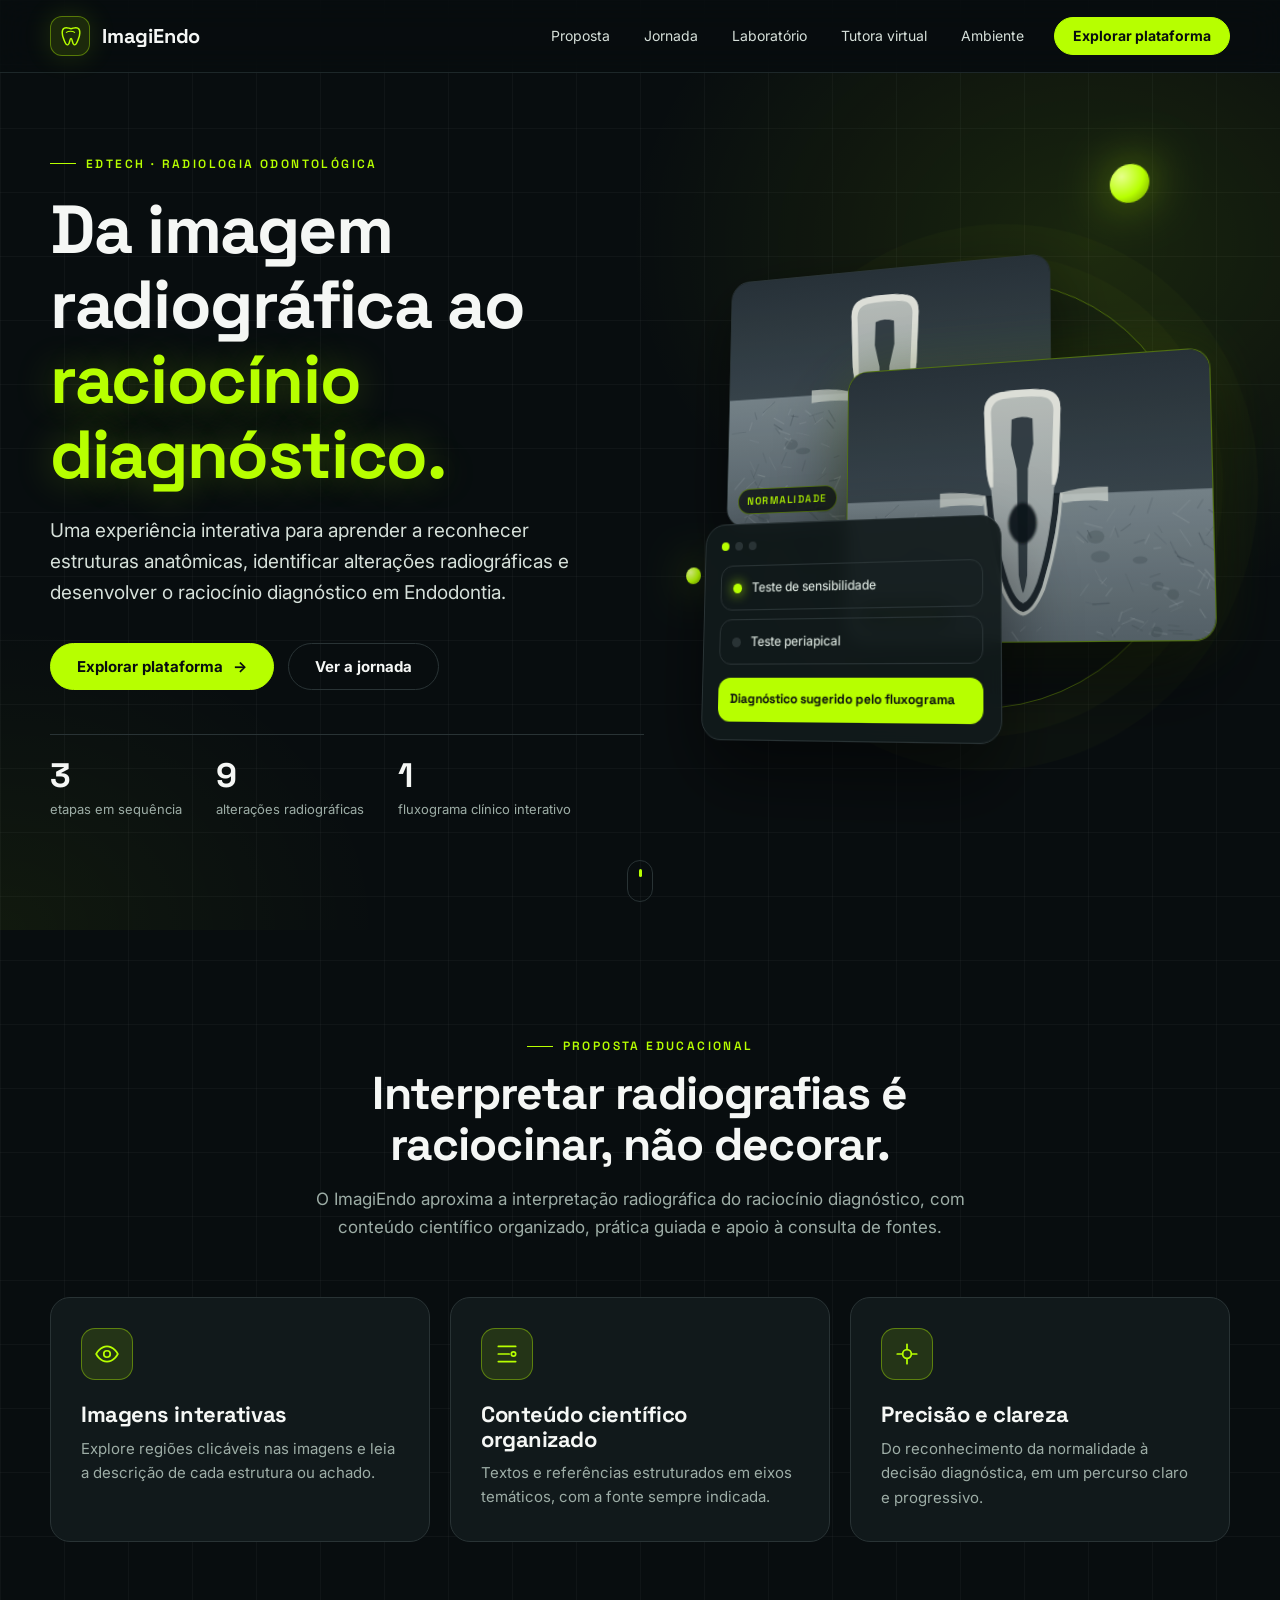
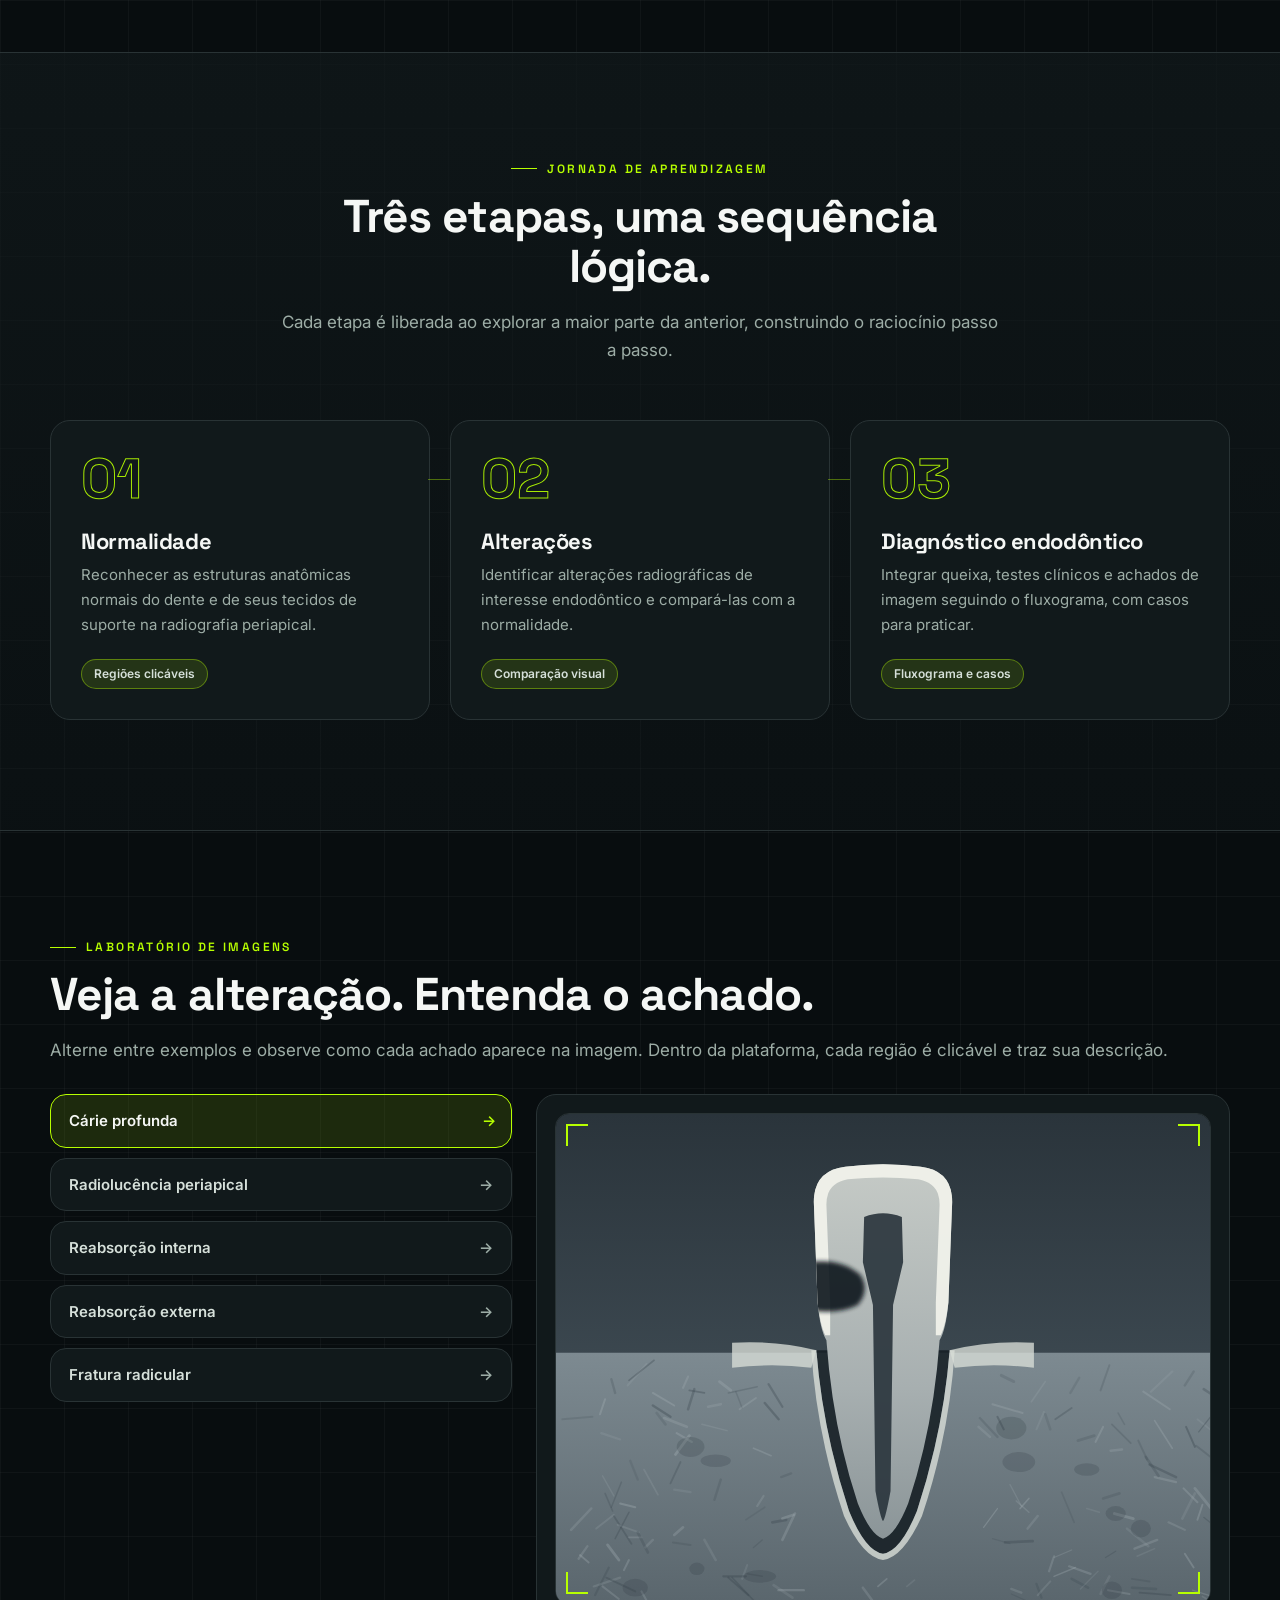
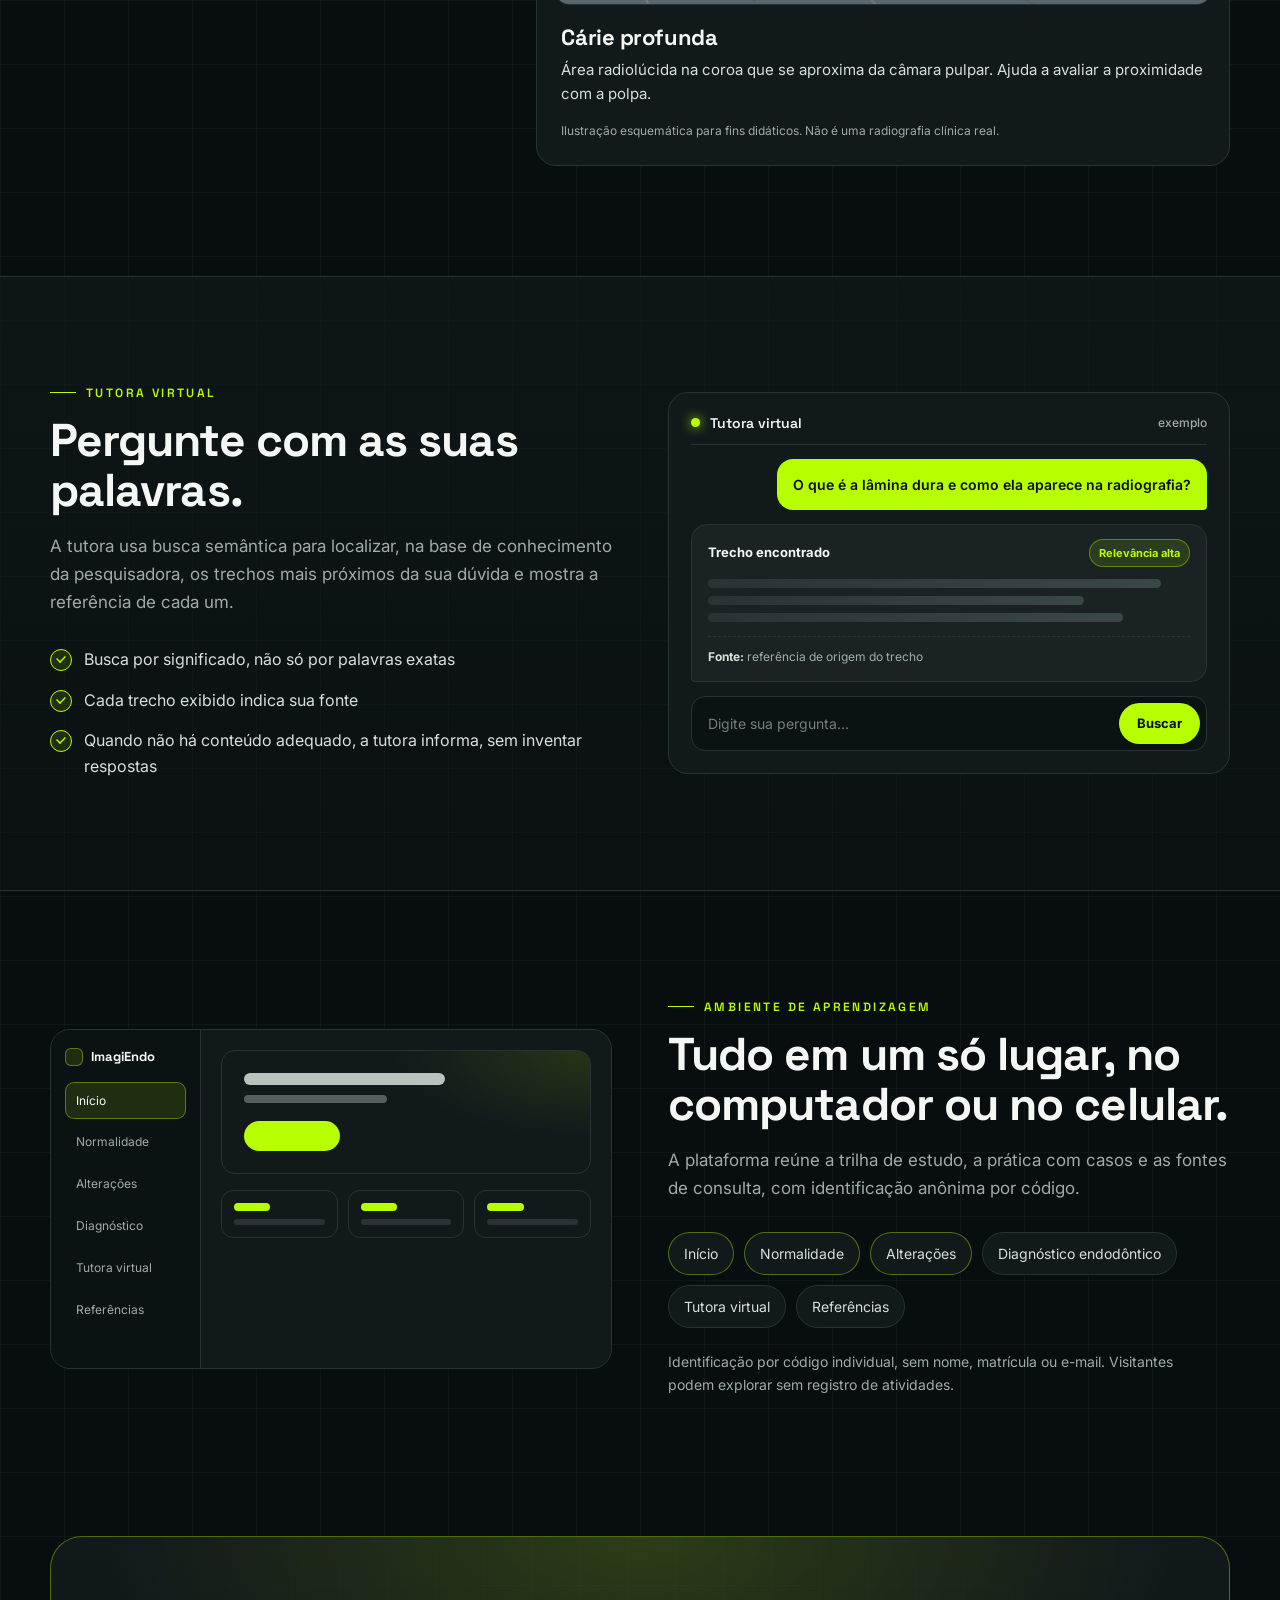
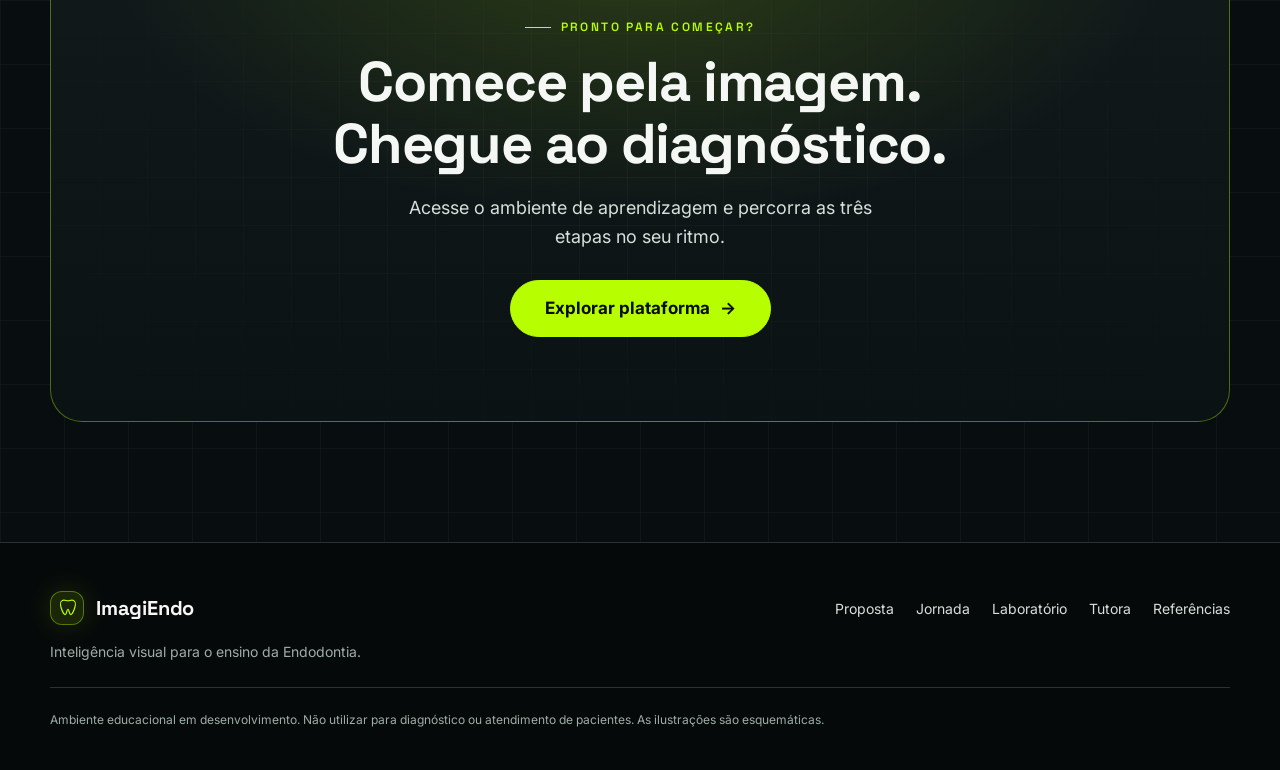
<file: index.html>
<!DOCTYPE html>
<html lang="pt-BR">
<head>
<meta charset="UTF-8">
<meta name="viewport" content="width=device-width, initial-scale=1.0">
<meta name="theme-color" content="#080D0F">
<meta name="description" content="ImagiEndo: ambiente virtual de aprendizagem para interpretação radiográfica de interesse endodôntico, com imagens interativas, fluxograma diagnóstico e tutora virtual.">
<title>ImagiEndo | Inteligência visual para o ensino da Endodontia</title>
<script>
/* Links antigos do tipo index.html#pesquisador continuam funcionando: vão para a plataforma. */
(function(){var h=location.hash;if(/^#(home|etapa[123]|tutor|referencias|pesquisador)$/.test(h)){location.replace("plataforma.html"+h);}})();
</script>
<link rel="preconnect" href="https://fonts.googleapis.com">
<link rel="preconnect" href="https://fonts.gstatic.com" crossorigin>
<link href="https://fonts.googleapis.com/css2?family=Inter:wght@400;500;600;700&family=Space+Grotesk:wght@500;600;700&display=swap" rel="stylesheet">
<link rel="stylesheet" href="css/landing.css">
</head>
<body>
<a class="skip" href="#proposta">Ir para o conteúdo</a>

<!-- 1. CABEÇALHO E NAVEGAÇÃO -->
<header class="site-header" id="topo">
  <div class="wrap bar">
    <a class="logo" href="#inicio" aria-label="ImagiEndo, início">
      <span class="logo-mark"><svg viewBox="0 0 48 48" fill="none" aria-hidden="true"><path d="M12 8C6 11 8 22 11 29c2 5 4 12 8 11 4-1 3-12 6-12s2 11 6 12c4 1 6-6 8-11 3-7 5-18-1-21-5-3-9 1-13 1S17 5 12 8Z" stroke="#B7FF00" stroke-width="2.8" stroke-linejoin="round"/><path d="M16 16c4-3 12-3 16 0" stroke="#B7FF00" stroke-width="2" stroke-linecap="round"/></svg></span>
      <span class="logo-text">ImagiEndo</span>
    </a>
    <nav class="menu" id="menu" aria-label="Navegação principal">
      <a href="#proposta">Proposta</a>
      <a href="#jornada">Jornada</a>
      <a href="#laboratorio">Laboratório</a>
      <a href="#tutora">Tutora virtual</a>
      <a href="#ambiente">Ambiente</a>
      <a class="btn btn-sm menu-cta" href="plataforma.html">Explorar plataforma</a>
    </nav>
    <button class="burger" id="burger" aria-label="Abrir menu" aria-expanded="false" aria-controls="menu"><span></span><span></span><span></span></button>
  </div>
</header>

<main>
<!-- 2. HERO -->
<section class="hero" id="inicio">
  <div class="wrap hero-grid">
    <div class="hero-copy">
      <span class="eyebrow">EdTech · Radiologia odontológica</span>
      <h1>Da imagem radiográfica ao <em>raciocínio diagnóstico.</em></h1>
      <p class="lead">Uma experiência interativa para aprender a reconhecer estruturas anatômicas, identificar alterações radiográficas e desenvolver o raciocínio diagnóstico em Endodontia.</p>
      <div class="hero-actions">
        <a class="btn" href="plataforma.html">Explorar plataforma <span aria-hidden="true">→</span></a>
        <a class="btn ghost" href="#jornada">Ver a jornada</a>
      </div>
      <ul class="hero-facts" aria-label="Destaques">
        <li><b>3</b><span>etapas em sequência</span></li>
        <li><b>9</b><span>alterações radiográficas</span></li>
        <li><b>1</b><span>fluxograma clínico interativo</span></li>
      </ul>
    </div>
    <div class="hero-visual" id="heroVisual" aria-hidden="true">
      <div class="scene">
        <div class="plane p-back"><img src="assets/dente-normal.svg" alt=""><span class="tagline">Normalidade</span></div>
        <div class="plane p-mid"><img src="assets/dente-reabsint.svg" alt=""><span class="tagline">Alteração</span></div>
        <div class="plane p-front">
          <div class="mini-head"><i></i><i></i><i></i></div>
          <div class="mini-row"><span class="dot"></span><b>Teste de sensibilidade</b></div>
          <div class="mini-row"><span class="dot dim"></span><b>Teste periapical</b></div>
          <div class="mini-res">Diagnóstico sugerido pelo fluxograma</div>
        </div>
        <span class="orb o1"></span><span class="orb o2"></span>
        <span class="ring r1"></span>
      </div>
    </div>
  </div>
  <a class="scroll-hint" href="#proposta" aria-label="Rolar para a próxima seção"><span></span></a>
</section>

<!-- 3. PROPOSTA EDUCACIONAL -->
<section class="section" id="proposta">
  <div class="wrap">
    <header class="sec-head">
      <span class="eyebrow">Proposta educacional</span>
      <h2>Interpretar radiografias é raciocinar, não decorar.</h2>
      <p>O ImagiEndo aproxima a interpretação radiográfica do raciocínio diagnóstico, com conteúdo científico organizado, prática guiada e apoio à consulta de fontes.</p>
    </header>
    <div class="grid-3">
      <article class="card feat">
        <span class="ico" aria-hidden="true"><svg viewBox="0 0 24 24"><circle cx="12" cy="12" r="3"/><path d="M2 12s3.6-7 10-7 10 7 10 7-3.6 7-10 7S2 12 2 12Z"/></svg></span>
        <h3>Imagens interativas</h3>
        <p>Explore regiões clicáveis nas imagens e leia a descrição de cada estrutura ou achado.</p>
      </article>
      <article class="card feat">
        <span class="ico" aria-hidden="true"><svg viewBox="0 0 24 24"><path d="M4 5h16M4 12h10M4 19h16"/><circle cx="18" cy="12" r="2"/></svg></span>
        <h3>Conteúdo científico organizado</h3>
        <p>Textos e referências estruturados em eixos temáticos, com a fonte sempre indicada.</p>
      </article>
      <article class="card feat">
        <span class="ico" aria-hidden="true"><svg viewBox="0 0 24 24"><path d="M12 3v4M12 17v4M3 12h4M17 12h4"/><circle cx="12" cy="12" r="4"/></svg></span>
        <h3>Precisão e clareza</h3>
        <p>Do reconhecimento da normalidade à decisão diagnóstica, em um percurso claro e progressivo.</p>
      </article>
    </div>
  </div>
</section>

<!-- 4. JORNADA EM TRÊS ETAPAS -->
<section class="section alt" id="jornada">
  <div class="wrap">
    <header class="sec-head">
      <span class="eyebrow">Jornada de aprendizagem</span>
      <h2>Três etapas, uma sequência lógica.</h2>
      <p>Cada etapa é liberada ao explorar a maior parte da anterior, construindo o raciocínio passo a passo.</p>
    </header>
    <ol class="steps">
      <li class="card step">
        <span class="num">01</span>
        <h3>Normalidade</h3>
        <p>Reconhecer as estruturas anatômicas normais do dente e de seus tecidos de suporte na radiografia periapical.</p>
        <span class="chip">Regiões clicáveis</span>
      </li>
      <li class="card step">
        <span class="num">02</span>
        <h3>Alterações</h3>
        <p>Identificar alterações radiográficas de interesse endodôntico e compará-las com a normalidade.</p>
        <span class="chip">Comparação visual</span>
      </li>
      <li class="card step">
        <span class="num">03</span>
        <h3>Diagnóstico endodôntico</h3>
        <p>Integrar queixa, testes clínicos e achados de imagem seguindo o fluxograma, com casos para praticar.</p>
        <span class="chip">Fluxograma e casos</span>
      </li>
    </ol>
  </div>
</section>

<!-- 5. LABORATÓRIO DE IMAGENS INTERATIVAS -->
<section class="section" id="laboratorio">
  <div class="wrap lab">
    <header class="sec-head left">
      <span class="eyebrow">Laboratório de imagens</span>
      <h2>Veja a alteração. Entenda o achado.</h2>
      <p>Alterne entre exemplos e observe como cada achado aparece na imagem. Dentro da plataforma, cada região é clicável e traz sua descrição.</p>
    </header>
    <div class="lab-grid">
      <div class="lab-tabs" role="tablist" aria-label="Alterações de exemplo" id="labTabs">
        <button role="tab" class="on" aria-selected="true" data-img="carie" data-title="Cárie profunda" data-text="Área radiolúcida na coroa que se aproxima da câmara pulpar. Ajuda a avaliar a proximidade com a polpa.">Cárie profunda</button>
        <button role="tab" aria-selected="false" data-img="lesao" data-title="Radiolucência periapical circunscrita" data-text="Área radiolúcida de contorno bem delimitado na região do ápice radicular.">Radiolucência periapical</button>
        <button role="tab" aria-selected="false" data-img="reabsint" data-title="Reabsorção interna" data-text="Alargamento de aspecto ovalado do espaço do canal, contínuo com a luz do canal radicular.">Reabsorção interna</button>
        <button role="tab" aria-selected="false" data-img="reabsext" data-title="Reabsorção externa" data-text="Perda de estrutura na superfície externa da raiz, com o contorno radicular alterado.">Reabsorção externa</button>
        <button role="tab" aria-selected="false" data-img="fratura" data-title="Fratura radicular" data-text="Linha radiolúcida que atravessa a raiz, com possível afastamento dos fragmentos.">Fratura radicular</button>
      </div>
      <figure class="viewer card" aria-live="polite">
        <div class="screen">
          <img id="labImg" src="assets/dente-carie.svg" alt="Ilustração esquemática de cárie profunda">
          <span class="corner tl"></span><span class="corner tr"></span><span class="corner bl"></span><span class="corner br"></span>
          <span class="scan" aria-hidden="true"></span>
        </div>
        <figcaption>
          <h3 id="labTitle">Cárie profunda</h3>
          <p id="labText">Área radiolúcida na coroa que se aproxima da câmara pulpar. Ajuda a avaliar a proximidade com a polpa.</p>
          <small>Ilustração esquemática para fins didáticos. Não é uma radiografia clínica real.</small>
        </figcaption>
      </figure>
    </div>
  </div>
</section>

<!-- 6. TUTORA VIRTUAL -->
<section class="section alt" id="tutora">
  <div class="wrap tutor-grid">
    <div>
      <header class="sec-head left">
        <span class="eyebrow">Tutora virtual</span>
        <h2>Pergunte com as suas palavras.</h2>
        <p>A tutora usa busca semântica para localizar, na base de conhecimento da pesquisadora, os trechos mais próximos da sua dúvida e mostra a referência de cada um.</p>
      </header>
      <ul class="ticks">
        <li>Busca por significado, não só por palavras exatas</li>
        <li>Cada trecho exibido indica sua fonte</li>
        <li>Quando não há conteúdo adequado, a tutora informa, sem inventar respostas</li>
      </ul>
    </div>
    <div class="chat card" aria-label="Exemplo de conversa com a tutora virtual">
      <div class="chat-top"><span class="status"></span> Tutora virtual <small>exemplo</small></div>
      <div class="msg user">O que é a lâmina dura e como ela aparece na radiografia?</div>
      <div class="msg bot">
        <div class="res-head"><b>Trecho encontrado</b><span class="rel">Relevância alta</span></div>
        <div class="skel"><i style="width:94%"></i><i style="width:78%"></i><i style="width:86%"></i></div>
        <div class="src"><b>Fonte:</b> referência de origem do trecho</div>
      </div>
      <div class="input-fake"><span>Digite sua pergunta…</span><b>Buscar</b></div>
    </div>
  </div>
</section>

<!-- 7. AMBIENTE DE APRENDIZAGEM -->
<section class="section" id="ambiente">
  <div class="wrap env-grid">
    <div class="app-mock card" aria-hidden="true">
      <div class="am-side">
        <div class="am-brand"><span></span><b>ImagiEndo</b></div>
        <p class="on">Início</p><p>Normalidade</p><p>Alterações</p><p>Diagnóstico</p><p>Tutora virtual</p><p>Referências</p>
      </div>
      <div class="am-main">
        <div class="am-hero"><i style="width:62%"></i><i style="width:44%"></i><span></span></div>
        <div class="am-cards"><div><i></i><b></b></div><div><i></i><b></b></div><div><i></i><b></b></div></div>
      </div>
    </div>
    <div>
      <header class="sec-head left">
        <span class="eyebrow">Ambiente de aprendizagem</span>
        <h2>Tudo em um só lugar, no computador ou no celular.</h2>
        <p>A plataforma reúne a trilha de estudo, a prática com casos e as fontes de consulta, com identificação anônima por código.</p>
      </header>
      <ul class="pills">
        <li>Início</li><li>Normalidade</li><li>Alterações</li><li>Diagnóstico endodôntico</li><li>Tutora virtual</li><li>Referências</li>
      </ul>
      <p class="note">Identificação por código individual, sem nome, matrícula ou e-mail. Visitantes podem explorar sem registro de atividades.</p>
    </div>
  </div>
</section>

<!-- 8. CHAMADA FINAL -->
<section class="cta" id="acesso">
  <div class="wrap">
    <div class="cta-box">
      <span class="eyebrow">Pronto para começar?</span>
      <h2>Comece pela imagem. Chegue ao diagnóstico.</h2>
      <p>Acesse o ambiente de aprendizagem e percorra as três etapas no seu ritmo.</p>
      <a class="btn big" href="plataforma.html">Explorar plataforma <span aria-hidden="true">→</span></a>
    </div>
  </div>
</section>
</main>

<!-- 9. RODAPÉ INSTITUCIONAL -->
<footer class="site-footer">
  <div class="wrap foot">
    <div>
      <a class="logo" href="#inicio"><span class="logo-mark sm"><svg viewBox="0 0 48 48" fill="none" aria-hidden="true"><path d="M12 8C6 11 8 22 11 29c2 5 4 12 8 11 4-1 3-12 6-12s2 11 6 12c4 1 6-6 8-11 3-7 5-18-1-21-5-3-9 1-13 1S17 5 12 8Z" stroke="#B7FF00" stroke-width="2.8" stroke-linejoin="round"/></svg></span><span class="logo-text">ImagiEndo</span></a>
      <p class="sig">Inteligência visual para o ensino da Endodontia.</p>
    </div>
    <nav class="foot-links" aria-label="Rodapé">
      <a href="#proposta">Proposta</a><a href="#jornada">Jornada</a><a href="#laboratorio">Laboratório</a><a href="#tutora">Tutora</a><a href="plataforma.html#referencias">Referências</a>
    </nav>
    <p class="legal">Ambiente educacional em desenvolvimento. Não utilizar para diagnóstico ou atendimento de pacientes. As ilustrações são esquemáticas.</p>
  </div>
</footer>

<script src="js/landing.js"></script>
</body>
</html>
</file>
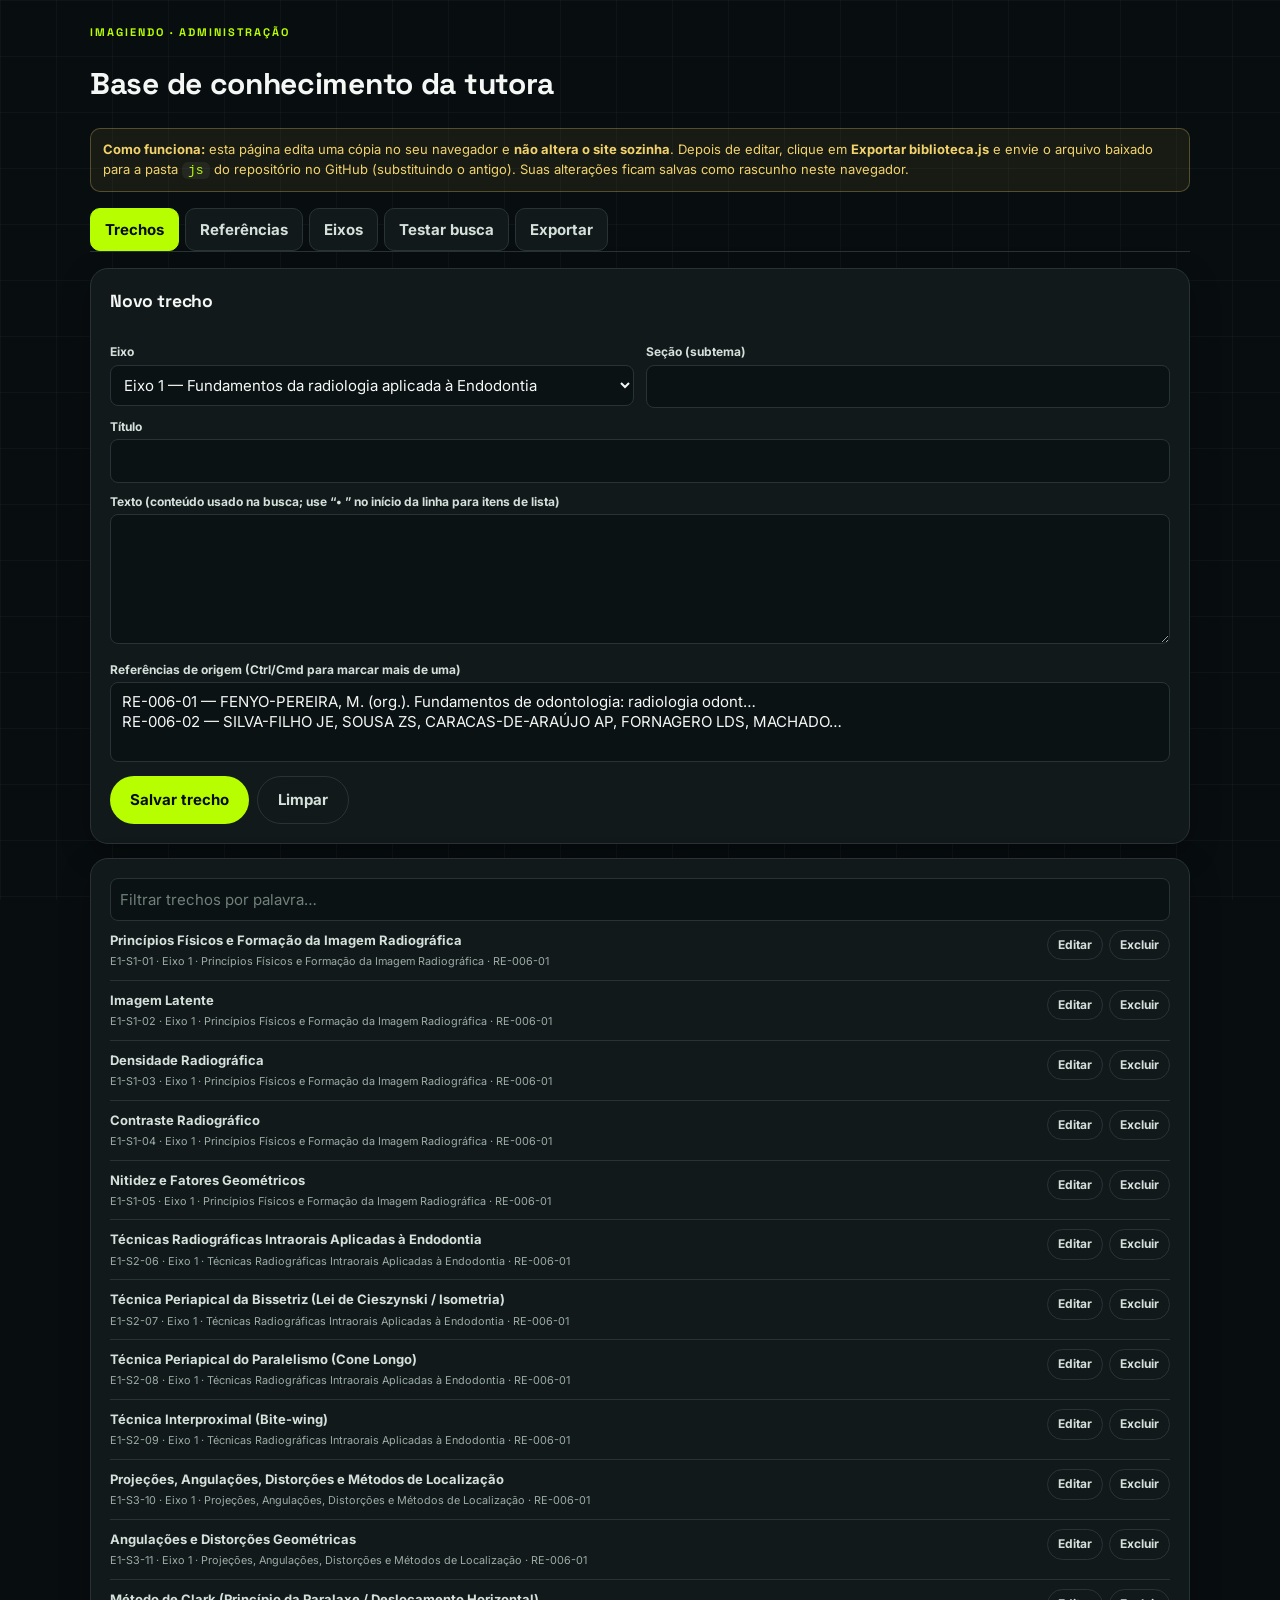
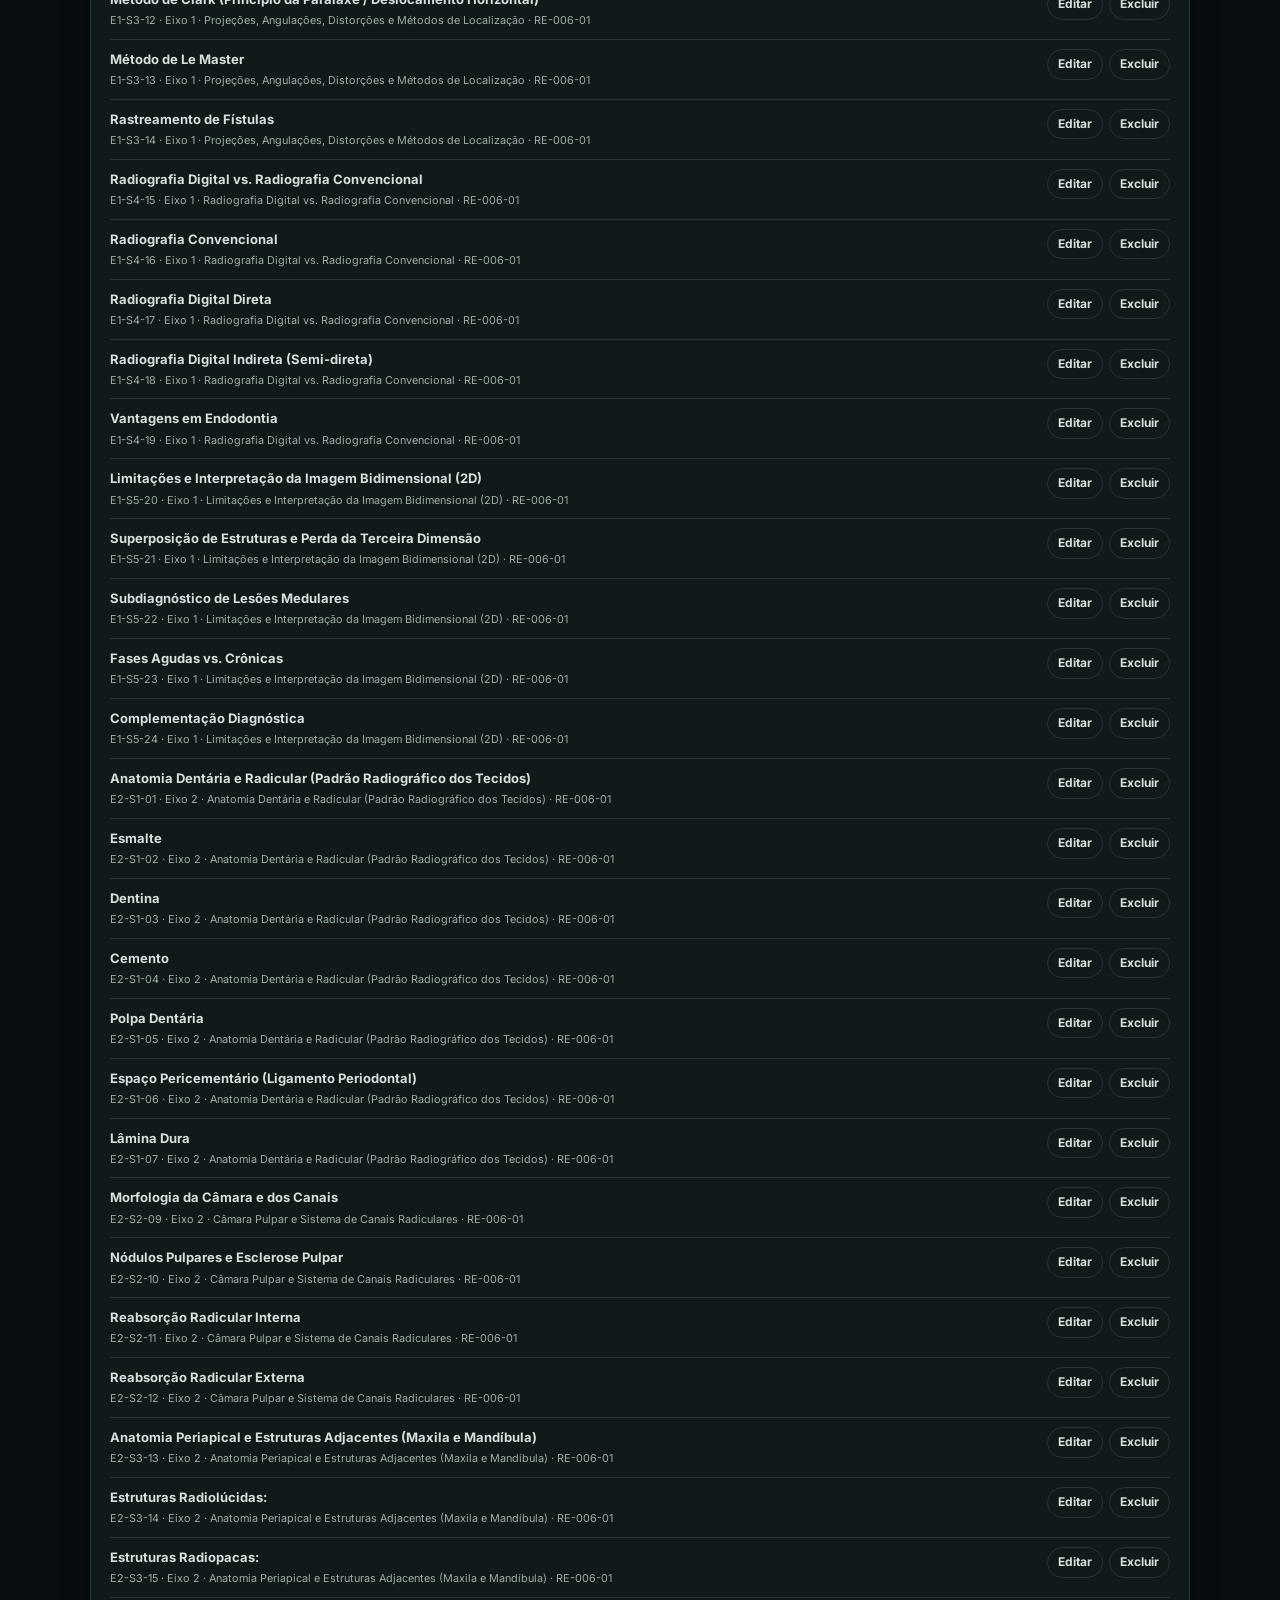
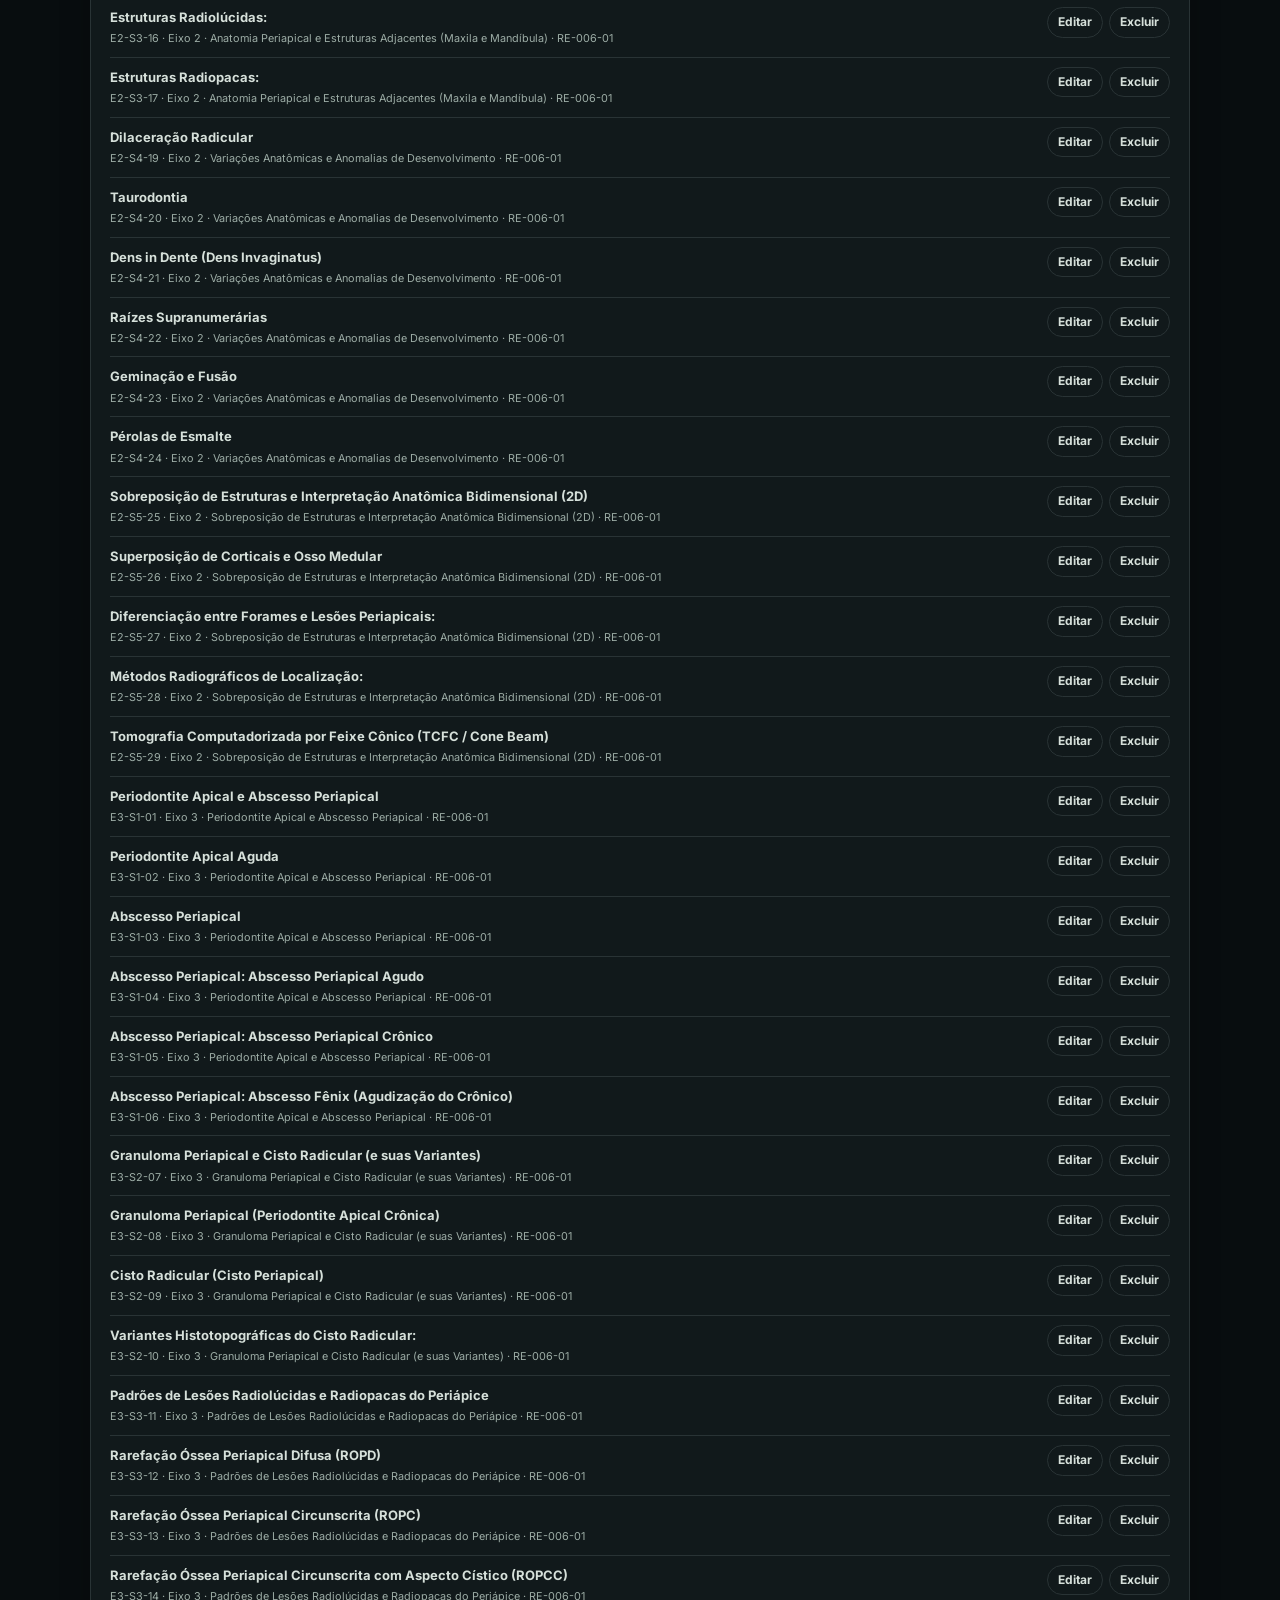
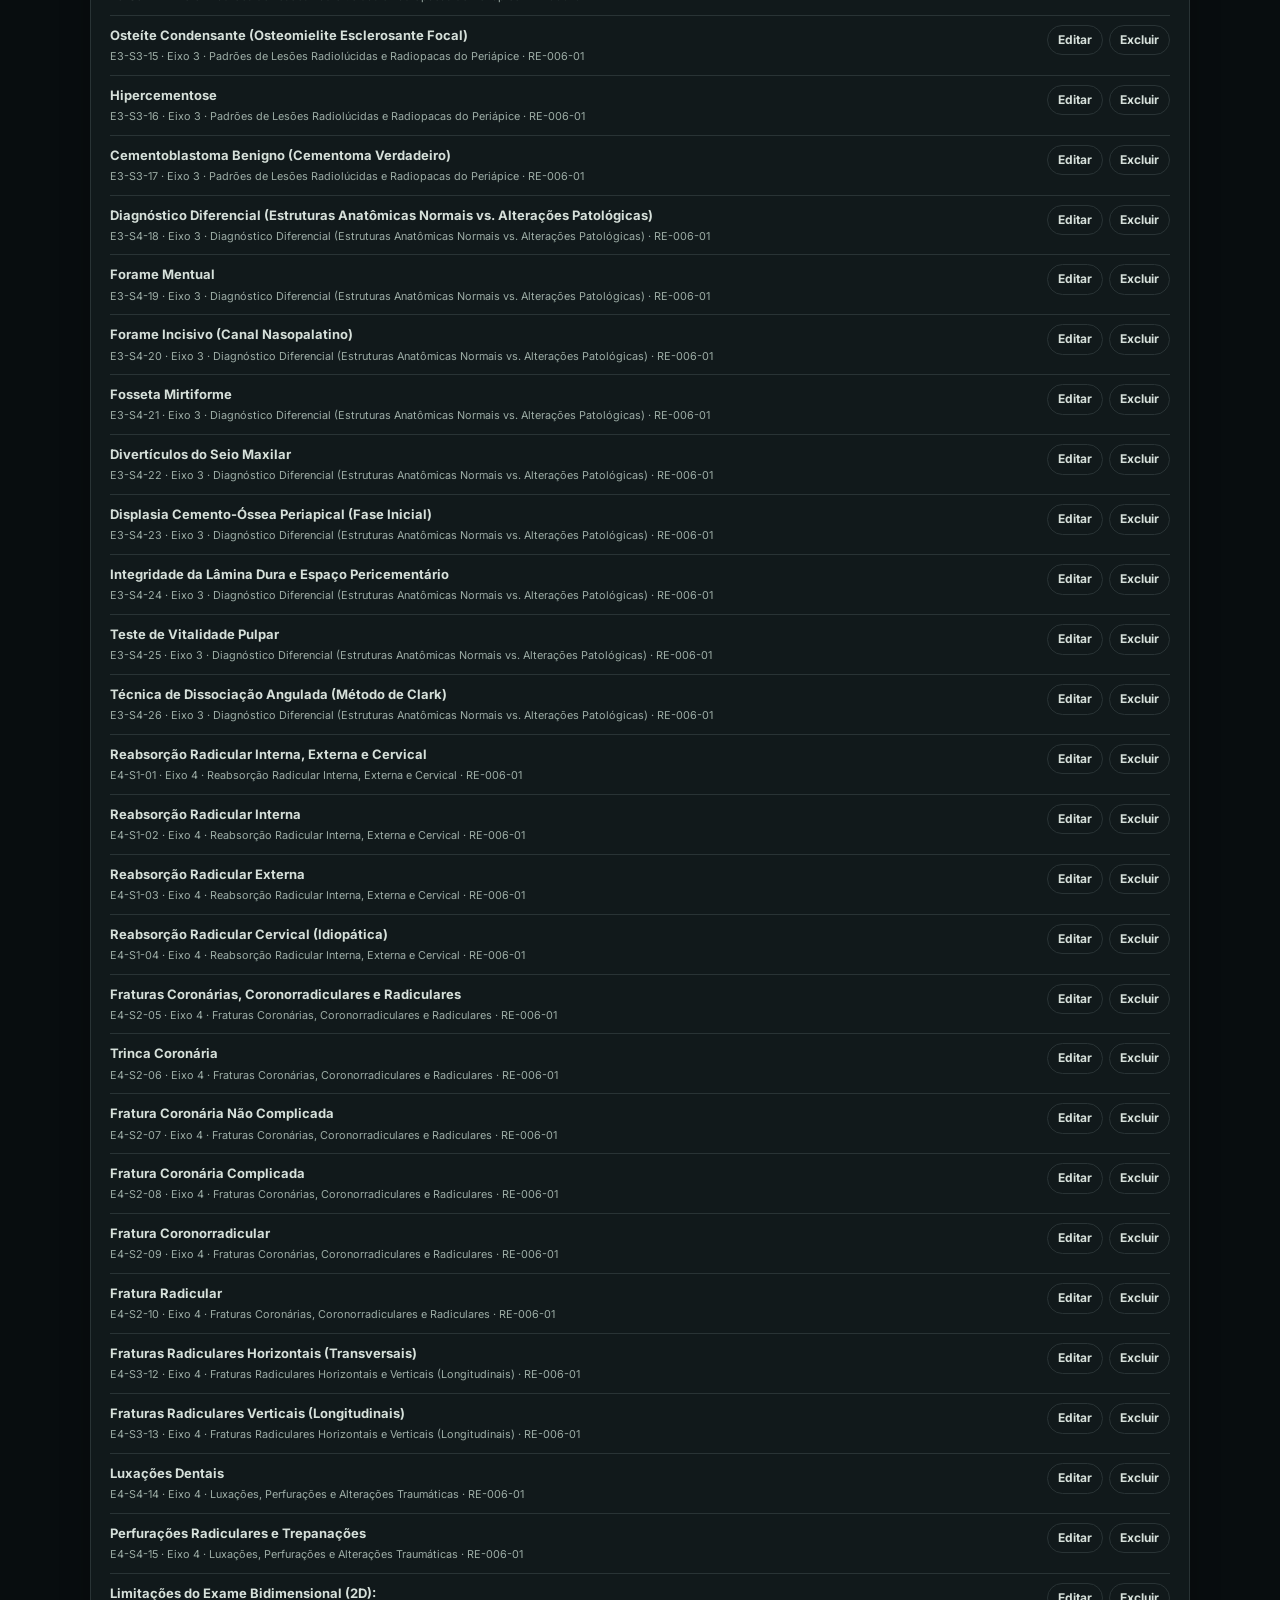
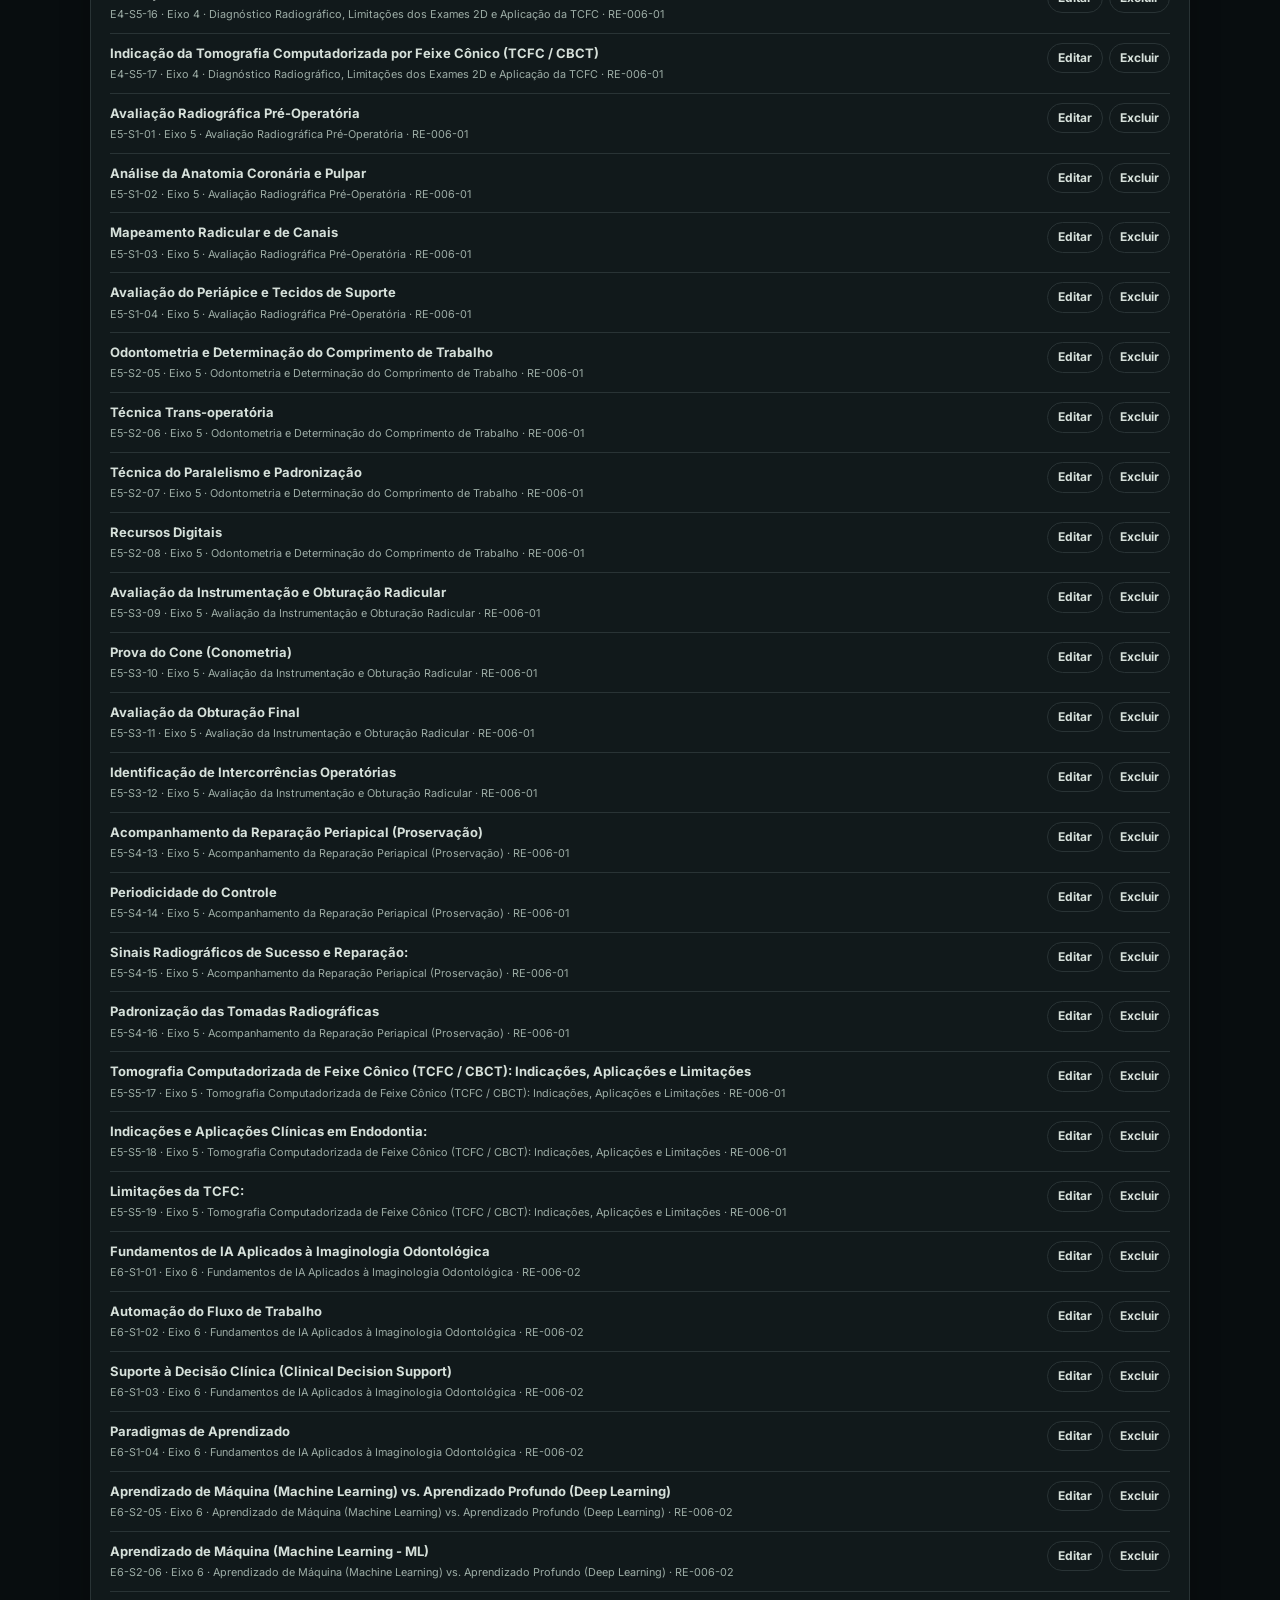
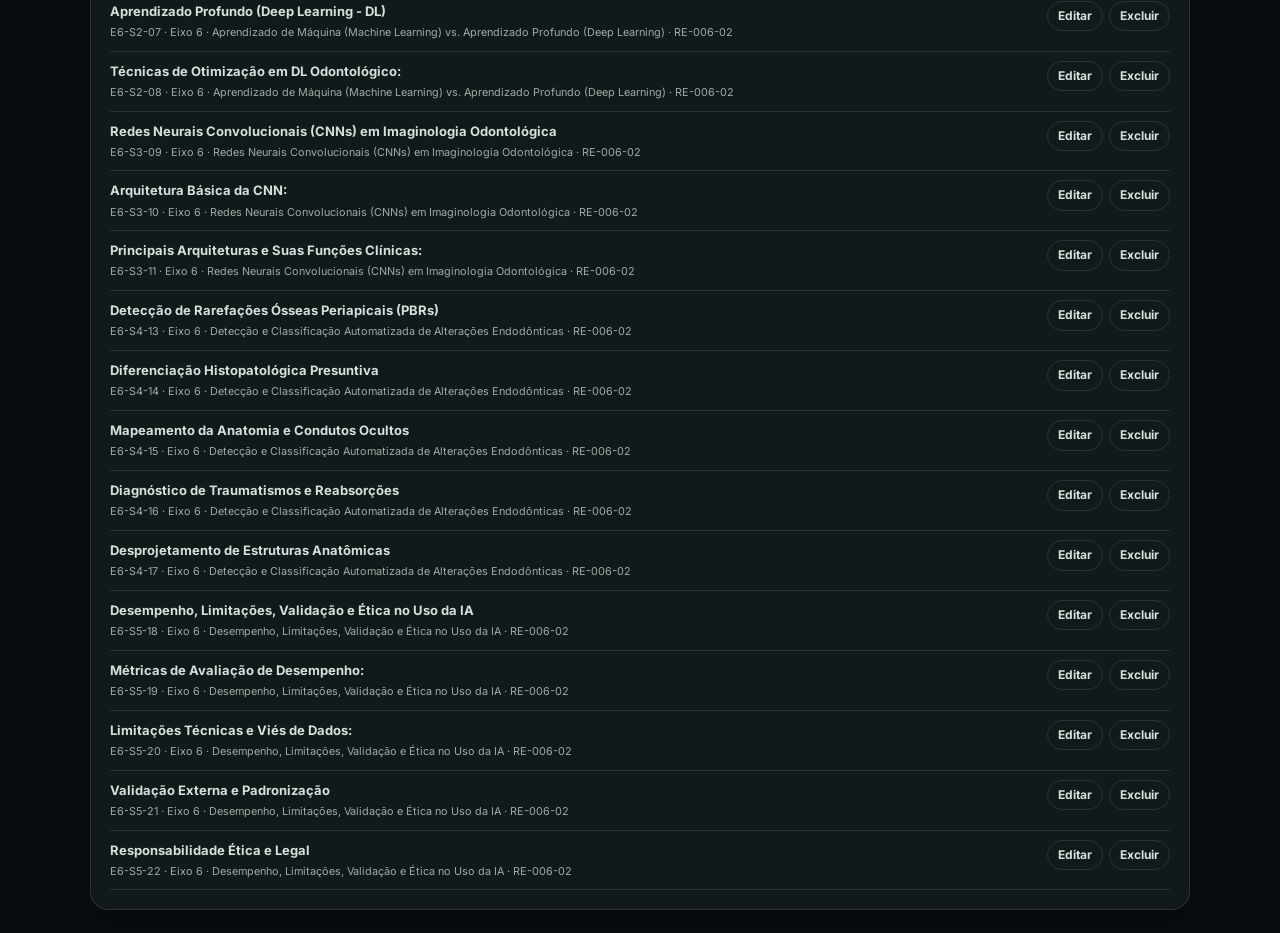
<file: admin.html>
<!DOCTYPE html>
<html lang="pt-BR">
<head>
<meta charset="UTF-8"><meta name="viewport" content="width=device-width, initial-scale=1.0">
<meta name="robots" content="noindex,nofollow">
<title>ImagiEndo | Administração da base</title>
<link href="https://fonts.googleapis.com/css2?family=Inter:wght@400;500;600;700&family=Space+Grotesk:wght@500;600;700&display=swap" rel="stylesheet">
<link rel="stylesheet" href="css/style.css">
<link rel="stylesheet" href="css/imagiendo-theme.css">
<style>
body{padding:24px}.wrap{max-width:1100px;margin:auto}.tabs{display:flex;gap:6px;flex-wrap:wrap;margin:16px 0}.tabs button{border:1px solid var(--line);background:#fff;border-radius:10px;padding:9px 14px}.tabs button.on{background:var(--neon);color:#080D0F;border-color:var(--neon)}
label{display:block;font-size:12px;font-weight:700;color:var(--navy2);margin:10px 0 3px}input,select,textarea{width:100%;border:1px solid var(--line);border-radius:8px;padding:9px;font:inherit}textarea{min-height:130px}
.row{display:grid;grid-template-columns:1fr 1fr;gap:12px}.list-item{display:flex;gap:10px;justify-content:space-between;align-items:flex-start;padding:9px 0;border-bottom:1px solid var(--line);font-size:13px}.list-item small{color:var(--muted)}
.acts{display:flex;gap:6px;flex:none}.acts button{padding:5px 10px;font-size:12px}.pane{display:none}.pane.on{display:block}.hi{background:#fff9e9;border:1px solid #f2e2b6;border-radius:10px;padding:10px 12px;font-size:13px;margin:10px 0}
table.r{border-collapse:collapse;width:100%;font-size:12px}table.r td,table.r th{border:1px solid var(--line);padding:6px;text-align:left;vertical-align:top}.no{color:#a33}.yes{color:#17623b}
@media(max-width:700px){.row{grid-template-columns:1fr}}
</style>
</head>
<body><div class="wrap">
<div class="eyebrow">ImagiEndo · Administração</div><h1>Base de conhecimento da tutora</h1>
<div class="hi"><b>Como funciona:</b> esta página edita uma cópia no seu navegador e <b>não altera o site sozinha</b>. Depois de editar, clique em <b>Exportar biblioteca.js</b> e envie o arquivo baixado para a pasta <code>js</code> do repositório no GitHub (substituindo o antigo). Suas alterações ficam salvas como rascunho neste navegador.</div>
<div class="tabs" id="tabs"></div>

<div class="pane" id="p-trechos"><div class="card">
 <h3 id="tTitle">Novo trecho</h3>
 <div class="row"><div><label>Eixo</label><select id="tEixo"></select></div><div><label>Seção (subtema)</label><input id="tSecao"></div></div>
 <label>Título</label><input id="tTitulo">
 <label>Texto (conteúdo usado na busca; use “• ” no início da linha para itens de lista)</label><textarea id="tTexto"></textarea>
 <label>Referências de origem (Ctrl/Cmd para marcar mais de uma)</label><select id="tRefs" multiple size="3"></select>
 <div style="margin-top:12px;display:flex;gap:8px"><button class="btn" id="tSalvar">Salvar trecho</button><button class="btn ghost" id="tNovo">Limpar</button></div></div>
 <div class="card" style="margin-top:14px"><input id="tFiltro" placeholder="Filtrar trechos por palavra…"><div id="tLista"></div></div></div>

<div class="pane" id="p-refs"><div class="card">
 <h3 id="rTitle">Nova referência</h3>
 <div class="row"><div><label>Código (ex.: RE-006-03)</label><input id="rId"></div><div><label>Tipo</label><select id="rTipo"><option>Livro</option><option>Artigo científico</option><option>Diretriz</option><option>Documento institucional</option><option>Outro</option></select></div></div>
 <div class="row"><div><label>Ano</label><input id="rAno" type="number"></div><div><label>DOI ou link (opcional)</label><input id="rUrl" placeholder="https://doi.org/..."></div></div>
 <label>Referência completa (como deve aparecer no site)</label><textarea id="rCit"></textarea>
 <div style="margin-top:12px;display:flex;gap:8px"><button class="btn" id="rSalvar">Salvar referência</button><button class="btn ghost" id="rNovo">Limpar</button></div></div>
 <div class="card" style="margin-top:14px" id="rLista"></div></div>

<div class="pane" id="p-eixos"><div class="card">
 <h3 id="eTitle">Novo eixo</h3>
 <div class="row"><div><label>Número</label><input id="eId" type="number"></div><div><label>Título</label><input id="eTitulo"></div></div>
 <label>Descrição</label><textarea id="eDesc" style="min-height:70px"></textarea>
 <div style="margin-top:12px;display:flex;gap:8px"><button class="btn" id="eSalvar">Salvar eixo</button><button class="btn ghost" id="eNovo">Limpar</button></div></div>
 <div class="card" style="margin-top:14px" id="eLista"></div></div>

<div class="pane" id="p-teste"><div class="card">
 <h3>Testar a busca</h3>
 <p class="muted small">Cole uma pergunta por linha (por exemplo, as 20 perguntas da auditoria com os especialistas). O resultado pode ser baixado em CSV, com colunas em branco para a avaliação dos especialistas.</p>
 <textarea id="qBox" placeholder="O que é lâmina dura?&#10;Como diferenciar granuloma de cisto?"></textarea>
 <div class="row"><div><label>Similaridade mínima (semântica) — <span id="vMin"></span></label><input type="range" id="sMin" min="0.6" max="0.95" step="0.01"></div>
 <div><label>Limiar de “alta” — <span id="vAlta"></span></label><input type="range" id="sAlta" min="0.6" max="0.98" step="0.01"></div></div>
 <div class="row"><div><label>Cobertura mínima (palavras) — <span id="vLex"></span></label><input type="range" id="sLex" min="0.2" max="0.9" step="0.05"></div><div></div></div>
 <div style="margin:12px 0;display:flex;gap:8px;flex-wrap:wrap"><button class="btn secondary" id="qModelo">Carregar modelo semântico</button><button class="btn" id="qRodar">Rodar perguntas</button><button class="btn ghost" id="qCsv">Baixar CSV</button></div>
 <div class="small muted" id="qStatus"></div><div id="qOut" style="overflow:auto"></div></div></div>

<div class="pane" id="p-export"><div class="card">
 <h3>Exportar</h3><p class="muted">Gera o arquivo <code>biblioteca.js</code> com tudo o que está nesta página. Depois, no GitHub: pasta <b>js</b> → Add file → Upload files → envie o arquivo (substitui o anterior) → Commit.</p>
 <div style="display:flex;gap:8px;flex-wrap:wrap"><button class="btn" id="xBaixar">Exportar biblioteca.js</button><button class="btn ghost" id="xReset">Descartar rascunho e voltar à versão publicada</button></div>
 <div class="small muted" id="xInfo" style="margin-top:10px"></div></div></div>
</div>
<script src="js/config.js"></script><script src="js/biblioteca.js"></script><script src="js/busca.js"></script>
<script>
(function(){
const $=s=>document.querySelector(s);const KEY="radiendo.admin.rascunho";
const publicada=JSON.parse(JSON.stringify(window.RADIENDO_BIBLIOTECA));
let L;try{L=JSON.parse(localStorage.getItem(KEY))}catch(e){}if(!L||!L.trechos)L=JSON.parse(JSON.stringify(publicada));
const save=()=>{try{localStorage.setItem(KEY,JSON.stringify(L))}catch(e){}info()};
const esc=s=>String(s==null?"":s).replace(/[&<>"]/g,c=>({"&":"&amp;","<":"&lt;",">":"&gt;",'"':"&quot;"}[c]));
const info=()=>{$("#xInfo").textContent=L.trechos.length+" trechos · "+L.referencias.length+" referências · "+L.eixos.length+" eixos"};
const TABS=[["trechos","Trechos"],["refs","Referências"],["eixos","Eixos"],["teste","Testar busca"],["export","Exportar"]];
TABS.forEach(([k,n],i)=>{const b=document.createElement("button");b.textContent=n;b.dataset.k=k;b.onclick=()=>tab(k);$("#tabs").append(b)});
function tab(k){document.querySelectorAll(".pane").forEach(p=>p.classList.toggle("on",p.id==="p-"+k));document.querySelectorAll("#tabs button").forEach(b=>b.classList.toggle("on",b.dataset.k===k));}
/* trechos */
let tEd=null;
function fillSel(){$("#tEixo").innerHTML=L.eixos.map(e=>`<option value="${e.id}">Eixo ${e.id} — ${esc(e.titulo)}</option>`).join("");$("#tRefs").innerHTML=L.referencias.map(r=>`<option value="${esc(r.id)}">${esc(r.id)} — ${esc(r.citacao.slice(0,70))}…</option>`).join("")}
function tLista(){const f=$("#tFiltro").value.toLowerCase();$("#tLista").innerHTML="";L.trechos.filter(t=>!f||(t.titulo+t.texto+t.secao).toLowerCase().includes(f)).forEach(t=>{const d=document.createElement("div");d.className="list-item";d.innerHTML=`<div><b>${esc(t.titulo)}</b><br><small>${esc(t.id)} · Eixo ${t.eixo} · ${esc(t.secao)} · ${esc(t.refs.join(", "))}</small></div><div class="acts"><button class="btn ghost">Editar</button><button class="btn ghost">Excluir</button></div>`;const [a,b]=d.querySelectorAll("button");a.onclick=()=>{tEd=t.id;$("#tTitle").textContent="Editando "+t.id;$("#tEixo").value=t.eixo;$("#tSecao").value=t.secao;$("#tTitulo").value=t.titulo;$("#tTexto").value=t.texto;[...$("#tRefs").options].forEach(o=>o.selected=t.refs.includes(o.value));scrollTo({top:0,behavior:"smooth"})};b.onclick=()=>{if(confirm("Excluir este trecho?")){L.trechos=L.trechos.filter(x=>x!==t);save();tLista()}};$("#tLista").append(d)})}
function tLimpa(){tEd=null;$("#tTitle").textContent="Novo trecho";["#tSecao","#tTitulo","#tTexto"].forEach(s=>$(s).value="");[...$("#tRefs").options].forEach(o=>o.selected=false)}
$("#tNovo").onclick=tLimpa;$("#tFiltro").oninput=tLista;
$("#tSalvar").onclick=()=>{const refs=[...$("#tRefs").selectedOptions].map(o=>o.value),o={eixo:+$("#tEixo").value,secao:$("#tSecao").value.trim(),titulo:$("#tTitulo").value.trim(),texto:$("#tTexto").value.trim(),refs};
 if(!o.titulo||!o.texto)return alert("Preencha título e texto.");if(!refs.length)return alert("Marque ao menos uma referência de origem (rastreabilidade).");
 if(tEd){Object.assign(L.trechos.find(t=>t.id===tEd),o)}else{let n=L.trechos.filter(t=>t.eixo===o.eixo).length+1,id;do{id="E"+o.eixo+"-N"+String(n++).padStart(2,"0")}while(L.trechos.some(t=>t.id===id));L.trechos.push(Object.assign({id},o))}
 save();tLimpa();tLista()};
/* refs */
let rEd=null;
function rLista(){$("#rLista").innerHTML="";L.referencias.forEach(r=>{const d=document.createElement("div");d.className="list-item";d.innerHTML=`<div><small>${esc(r.tipo)} · ${esc(r.id)}</small><br>${esc(r.citacao)}</div><div class="acts"><button class="btn ghost">Editar</button><button class="btn ghost">Excluir</button></div>`;const [a,b]=d.querySelectorAll("button");a.onclick=()=>{rEd=r.id;$("#rTitle").textContent="Editando "+r.id;$("#rId").value=r.id;$("#rTipo").value=r.tipo;$("#rAno").value=r.ano||"";$("#rUrl").value=r.url||"";$("#rCit").value=r.citacao};b.onclick=()=>{if(L.trechos.some(t=>t.refs.includes(r.id)))return alert("Há trechos que usam esta referência. Altere-os antes de excluir.");if(confirm("Excluir referência?")){L.referencias=L.referencias.filter(x=>x!==r);save();rLista();fillSel()}};$("#rLista").append(d)})}
function rLimpa(){rEd=null;$("#rTitle").textContent="Nova referência";["#rId","#rAno","#rUrl","#rCit"].forEach(s=>$(s).value="")}
$("#rNovo").onclick=rLimpa;
$("#rSalvar").onclick=()=>{const o={id:$("#rId").value.trim(),tipo:$("#rTipo").value,ano:+$("#rAno").value||null,url:$("#rUrl").value.trim(),citacao:$("#rCit").value.trim()};if(!o.id||!o.citacao)return alert("Preencha código e referência.");
 const m=o.url.match(/10\.\d{4,}\/\S+/);o.doi=m?m[0]:"";
 if(rEd){const r=L.referencias.find(x=>x.id===rEd);const old=r.id;Object.assign(r,o);if(old!==o.id){L.trechos.forEach(t=>t.refs=t.refs.map(x=>x===old?o.id:x));L.eixos.forEach(e=>e.referencias=(e.referencias||[]).map(x=>x===old?o.id:x))}}
 else{if(L.referencias.some(r=>r.id===o.id))return alert("Já existe esse código.");L.referencias.push(o)}
 save();rLimpa();rLista();fillSel()};
/* eixos */
let eEd=null;
function eLista(){$("#eLista").innerHTML="";L.eixos.forEach(e=>{const d=document.createElement("div");d.className="list-item";d.innerHTML=`<div><b>Eixo ${e.id}. ${esc(e.titulo)}</b><br><small>${esc(e.descricao||"")}</small></div><div class="acts"><button class="btn ghost">Editar</button><button class="btn ghost">Excluir</button></div>`;const [a,b]=d.querySelectorAll("button");a.onclick=()=>{eEd=e.id;$("#eId").value=e.id;$("#eTitulo").value=e.titulo;$("#eDesc").value=e.descricao||""};b.onclick=()=>{if(L.trechos.some(t=>t.eixo===e.id))return alert("Há trechos neste eixo.");if(confirm("Excluir eixo?")){L.eixos=L.eixos.filter(x=>x!==e);save();eLista();fillSel()}};$("#eLista").append(d)})}
$("#eNovo").onclick=()=>{eEd=null;["#eId","#eTitulo","#eDesc"].forEach(s=>$(s).value="")};
$("#eSalvar").onclick=()=>{const o={id:+$("#eId").value,titulo:$("#eTitulo").value.trim(),descricao:$("#eDesc").value.trim()};if(!o.id||!o.titulo)return alert("Preencha número e título.");
 if(eEd){Object.assign(L.eixos.find(x=>x.id===eEd),o)}else{if(L.eixos.some(x=>x.id===o.id))return alert("Número já usado.");L.eixos.push(o);L.eixos.sort((a,b)=>a.id-b.id)}
 save();$("#eNovo").click();eLista();fillSel()};
/* exportar */
function recalc(){L.eixos.forEach(e=>e.referencias=[...new Set(L.trechos.filter(t=>t.eixo===e.id).flatMap(t=>t.refs))].sort())}
$("#xBaixar").onclick=()=>{recalc();L.atualizado=new Date().toISOString().slice(0,10);const head="/* RadiEndo · BASE DE CONHECIMENTO DA TUTORA (gerado por admin.html) */\n";
 const a=document.createElement("a");a.href=URL.createObjectURL(new Blob([head+"window.RADIENDO_BIBLIOTECA = "+JSON.stringify(L,null,1)+";\n"],{type:"text/javascript"}));a.download="biblioteca.js";a.click()};
$("#xReset").onclick=()=>{if(confirm("Descartar o rascunho?")){try{localStorage.removeItem(KEY)}catch(e){}location.reload()}};
/* teste */
const B=window.RadiBusca;let ultimo=[];
function sl(){const c=window.RADIENDO_CONFIG.busca||{};B.init(L,c);const l=B.limiares();[["sMin","semMin","vMin"],["sAlta","semAlta","vAlta"],["sLex","lexMin","vLex"]].forEach(([s,k,v])=>{$("#"+s).value=l[k];$("#"+v).textContent=(+l[k]).toFixed(2);$("#"+s).oninput=()=>{B.setLimiares({[k]:+$("#"+s).value});$("#"+v).textContent=(+$("#"+s).value).toFixed(2)}})}
sl();
$("#qModelo").onclick=async()=>{$("#qModelo").disabled=true;await B.prepararSemantica(s=>$("#qStatus").textContent=s.msg);const s=B.estado();$("#qStatus").textContent=s.semantica==="pronta"?"Modelo pronto: a busca usa significado.":"Modelo indisponível aqui; busca por palavras. "+(s.erro||"");$("#qModelo").disabled=false};
$("#qRodar").onclick=async()=>{B.reindexar(L);B.setLimiares({semMin:+$("#sMin").value,semAlta:+$("#sAlta").value,lexMin:+$("#sLex").value});const qs=$("#qBox").value.split("\n").map(x=>x.trim()).filter(Boolean);ultimo=[];let h="<table class='r'><tr><th>#</th><th>Pergunta</th><th>Modo</th><th>Melhor escore</th><th>Achou?</th><th>Trechos (relevância)</th></tr>";
 for(const [i,q] of qs.entries()){const r=await B.buscar(q);const top=(r.candidatos||[]).slice(0,3);ultimo.push([q,r.modo,(+r.melhor).toFixed(3),r.semResultado?"não":"sim",top.map(x=>x.t.id+" "+x.t.titulo+" ["+(x.sem!=null?x.sem.toFixed(3):x.lex.toFixed(2))+(x.ok?"":" abaixo do limiar")+"]").join(" | ")]);
  h+=`<tr><td>${i+1}</td><td>${esc(q)}</td><td>${r.modo}</td><td>${(+r.melhor).toFixed(3)}</td><td class="${r.semResultado?"no":"yes"}">${r.semResultado?"não":"sim"}</td><td>${top.map(x=>esc(x.t.id+" · "+x.t.titulo)+" ["+(x.sem!=null?x.sem.toFixed(3):x.lex.toFixed(2))+"]"+(x.ok?"":" ✗")).join("<br>")}</td></tr>`}
 $("#qOut").innerHTML=h+"</table>"};
$("#qCsv").onclick=()=>{const rows=[["pergunta","modo","melhor_escore","achou_conteudo","principais_trechos","avaliacao_especialista_1","avaliacao_especialista_2","observacoes"]].concat(ultimo.map(r=>r.concat(["","",""])));const csv="﻿"+rows.map(r=>r.map(c=>'"'+String(c).replace(/"/g,'""')+'"').join(";")).join("\n");const a=document.createElement("a");a.href=URL.createObjectURL(new Blob([csv],{type:"text/csv;charset=utf-8"}));a.download="auditoria-busca.csv";a.click()};
fillSel();tLista();rLista();eLista();info();tab("trechos");
})();
</script></body></html>
</file>
<file: css/landing.css>
/* ============================================================
   ImagiEndo · LANDING PAGE (Dark Futuristic / Minimal Tech / Neon Green)
   Arquivo independente: não é usado pela plataforma.
   ============================================================ */
:root{
  --bg:#080D0F;--graphite:#11191B;--neon:#B7FF00;--soft:#D6E0DA;--white:#F5F7F5;--struct:#293335;
  --mute:#9DADA6;--neon-a:rgba(183,255,0,.12);--neon-l:rgba(183,255,0,.38);
  --display:"Space Grotesk",Inter,ui-sans-serif,system-ui,sans-serif;
  --body:Inter,ui-sans-serif,system-ui,-apple-system,"Segoe UI",Roboto,Arial,sans-serif;
  --r:20px;--maxw:1180px;
}
*{box-sizing:border-box}
html{scroll-behavior:smooth;color-scheme:dark;scroll-padding-top:84px}
body{margin:0;background:var(--bg);color:var(--soft);font:16px/1.65 var(--body);-webkit-font-smoothing:antialiased;overflow-x:hidden;
  background-image:linear-gradient(rgba(255,255,255,.03) 1px,transparent 1px),linear-gradient(90deg,rgba(255,255,255,.03) 1px,transparent 1px);background-size:64px 64px}
img{max-width:100%;display:block}
a{color:inherit;text-decoration:none}
h1,h2,h3{font-family:var(--display);color:var(--white);margin:0;letter-spacing:-.02em;line-height:1.1}
p{margin:0}
ul,ol{margin:0;padding:0;list-style:none}
:focus-visible{outline:2px solid var(--neon);outline-offset:3px;border-radius:8px}
::selection{background:var(--neon);color:#080D0F}
.wrap{width:min(100% - 40px,var(--maxw));margin-inline:auto}
.skip{position:absolute;left:-999px;top:8px;background:var(--neon);color:#080D0F;padding:8px 14px;border-radius:8px;z-index:100;font-weight:700}
.skip:focus{left:12px}

/* ---------- botões ---------- */
.btn{display:inline-flex;align-items:center;gap:10px;background:var(--neon);color:#080D0F;font:700 15px/1 var(--body);padding:15px 26px;border-radius:999px;border:1px solid var(--neon);cursor:pointer;transition:transform .2s,box-shadow .25s,background .2s,color .2s}
.btn:hover{transform:translateY(-2px);box-shadow:0 0 0 4px rgba(183,255,0,.16),0 14px 40px rgba(183,255,0,.25)}
.btn:active{transform:translateY(0)}
.btn.ghost{background:transparent;color:var(--white);border-color:var(--struct)}
.btn.ghost:hover{border-color:var(--neon-l);color:var(--neon);box-shadow:none}
.btn-sm{padding:11px 18px;font-size:14px}
.btn.big{padding:19px 34px;font-size:17px}

.eyebrow{display:inline-flex;align-items:center;gap:10px;color:var(--neon);font:600 12px/1 var(--display);letter-spacing:.2em;text-transform:uppercase}
.eyebrow:before{content:"";width:26px;height:1px;background:var(--neon)}

/* ---------- cabeçalho ---------- */
.site-header{position:sticky;top:0;z-index:50;background:rgba(8,13,15,.72);backdrop-filter:blur(16px);-webkit-backdrop-filter:blur(16px);border-bottom:1px solid rgba(41,51,53,.7)}
.bar{display:flex;align-items:center;justify-content:space-between;height:72px}
.logo{display:inline-flex;align-items:center;gap:12px}
.logo-mark{width:40px;height:40px;display:grid;place-items:center;background:var(--neon-a);border:1px solid var(--neon-l);border-radius:12px;box-shadow:0 0 28px rgba(183,255,0,.14)}
.logo-mark svg{width:25px;height:25px}.logo-mark.sm{width:34px;height:34px}.logo-mark.sm svg{width:21px;height:21px}
.logo-text{font:700 20px/1 var(--display);color:var(--white);letter-spacing:-.01em}
.menu{display:flex;align-items:center;gap:6px}
.menu a:not(.btn){padding:10px 14px;border-radius:999px;font-size:14px;color:var(--soft);transition:color .2s,background .2s}
.menu a:not(.btn):hover{color:var(--neon);background:rgba(255,255,255,.04)}
.menu-cta{margin-left:10px}
.burger{display:none;background:transparent;border:1px solid var(--struct);width:44px;height:44px;border-radius:12px;cursor:pointer;padding:0;align-items:center;justify-content:center;flex-direction:column;gap:5px}
.burger span{display:block;width:20px;height:2px;background:var(--white);border-radius:2px;transition:transform .25s,opacity .2s}
.burger[aria-expanded=true] span:nth-child(1){transform:translateY(7px) rotate(45deg)}
.burger[aria-expanded=true] span:nth-child(2){opacity:0}
.burger[aria-expanded=true] span:nth-child(3){transform:translateY(-7px) rotate(-45deg)}

/* ---------- hero ---------- */
.hero{position:relative;padding:72px 0 110px;overflow:hidden;
  background:radial-gradient(60% 70% at 85% 20%,rgba(183,255,0,.10),transparent 60%),radial-gradient(50% 60% at 0% 100%,rgba(183,255,0,.05),transparent 60%)}
.hero-grid{display:grid;grid-template-columns:1.05fr .95fr;gap:48px;align-items:center;min-height:min(640px,calc(100vh - 150px))}
.hero h1{font-size:clamp(38px,5.6vw,68px);margin:22px 0 22px;font-weight:700}
.hero h1 em{font-style:normal;color:var(--neon);text-shadow:0 0 38px rgba(183,255,0,.28)}
.lead{font-size:clamp(16px,1.6vw,19px);color:var(--soft);max-width:560px}
.hero-actions{display:flex;flex-wrap:wrap;gap:14px;margin:34px 0 44px}
.hero-facts{display:flex;flex-wrap:wrap;gap:34px;border-top:1px solid var(--struct);padding-top:24px}
.hero-facts li{display:flex;flex-direction:column}
.hero-facts b{font:700 34px/1 var(--display);color:var(--white)}
.hero-facts span{font-size:13px;color:var(--mute);margin-top:6px}

.hero-visual{perspective:1400px;display:grid;place-items:center;min-height:440px}
.scene{position:relative;width:min(100%,520px);aspect-ratio:1/1;transform-style:preserve-3d;transform:rotateX(var(--rx,8deg)) rotateY(var(--ry,-18deg));transition:transform .25s ease-out}
.plane{position:absolute;border-radius:20px;overflow:hidden;background:var(--graphite);border:1px solid var(--struct);box-shadow:0 30px 70px rgba(0,0,0,.55);animation:float 7s ease-in-out infinite}
.plane img{width:100%;height:100%;object-fit:cover;opacity:.92}
.plane .tagline{position:absolute;left:12px;bottom:12px;font:600 11px/1 var(--display);letter-spacing:.14em;text-transform:uppercase;color:var(--neon);background:rgba(8,13,15,.78);border:1px solid var(--neon-l);padding:7px 10px;border-radius:999px}
.p-back{width:68%;aspect-ratio:4/3;left:0;top:6%;transform:translateZ(0);animation-delay:-2s}
.p-mid{width:68%;aspect-ratio:4/3;right:0;top:30%;transform:translateZ(70px);border-color:var(--neon-l);box-shadow:0 30px 80px rgba(0,0,0,.6),0 0 60px rgba(183,255,0,.12);animation-delay:-4s}
.p-front{width:56%;left:10%;bottom:2%;padding:16px;transform:translateZ(140px);background:rgba(17,25,27,.92);backdrop-filter:blur(8px);animation-delay:-1s}
.mini-head{display:flex;gap:6px;margin-bottom:14px}.mini-head i{width:8px;height:8px;border-radius:50%;background:var(--struct)}.mini-head i:first-child{background:var(--neon)}
.mini-row{display:flex;align-items:center;gap:10px;padding:10px 12px;border:1px solid var(--struct);border-radius:12px;margin-bottom:8px;font-size:12px;color:var(--soft)}
.mini-row b{font-weight:500}
.dot{width:9px;height:9px;border-radius:50%;background:var(--neon);box-shadow:0 0 12px var(--neon)}.dot.dim{background:var(--struct);box-shadow:none}
.mini-res{margin-top:12px;padding:12px;border-radius:12px;background:var(--neon);color:#080D0F;font:700 12px/1.3 var(--display)}
.orb{position:absolute;border-radius:50%;background:radial-gradient(circle at 30% 30%,#e6ff8a,var(--neon) 55%,#6e9900);box-shadow:0 0 40px rgba(183,255,0,.5);animation:float 6s ease-in-out infinite}
.o1{width:34px;height:34px;right:6%;top:4%;transform:translateZ(190px)}
.o2{width:16px;height:16px;left:4%;bottom:30%;transform:translateZ(120px);animation-delay:-3s}
.ring{position:absolute;border:1px solid var(--neon-l);border-radius:50%}
.r1{width:86%;aspect-ratio:1/1;left:7%;top:7%;transform:translateZ(-60px);box-shadow:0 0 0 28px rgba(183,255,0,.025),0 0 0 62px rgba(183,255,0,.02)}
@keyframes float{0%,100%{translate:0 0}50%{translate:0 -12px}}
.scroll-hint{position:absolute;left:50%;bottom:28px;transform:translateX(-50%);width:26px;height:42px;border:1px solid var(--struct);border-radius:14px;display:grid;justify-items:center;padding-top:8px}
.scroll-hint span{width:3px;height:8px;border-radius:2px;background:var(--neon);animation:wheel 1.8s infinite}
@keyframes wheel{0%{opacity:0;transform:translateY(0)}30%{opacity:1}100%{opacity:0;transform:translateY(14px)}}

/* ---------- seções ---------- */
.section{padding:110px 0}
.section.alt{background:linear-gradient(180deg,rgba(17,25,27,.7),rgba(17,25,27,.3));border-block:1px solid var(--struct)}
.sec-head{max-width:720px;margin:0 auto 56px;text-align:center;display:grid;gap:16px;justify-items:center}
.sec-head.left{margin:0 0 30px;text-align:left;justify-items:start}
.sec-head h2{font-size:clamp(28px,3.6vw,46px)}
.sec-head p{color:var(--mute);font-size:17px}
.grid-3{display:grid;grid-template-columns:repeat(3,1fr);gap:20px}
.card{background:var(--graphite);border:1px solid var(--struct);border-radius:var(--r);padding:30px;transition:border-color .25s,transform .25s}
.card:hover{border-color:var(--neon-l)}
.feat:hover,.step:hover{transform:translateY(-4px)}
.feat .ico{display:grid;place-items:center;width:52px;height:52px;border-radius:14px;border:1px solid var(--neon-l);background:var(--neon-a);margin-bottom:22px}
.feat .ico svg{width:26px;height:26px;fill:none;stroke:var(--neon);stroke-width:1.6;stroke-linecap:round;stroke-linejoin:round}
.feat h3,.step h3{font-size:22px;margin-bottom:10px}
.feat p,.step p{color:var(--mute);font-size:15px}

.steps{display:grid;grid-template-columns:repeat(3,1fr);gap:20px;counter-reset:s;position:relative}
.step{display:flex;flex-direction:column;gap:0;position:relative}
.step .num{font:700 56px/1 var(--display);color:transparent;-webkit-text-stroke:1px var(--neon);margin-bottom:22px;opacity:.9}
.step p{flex:1;margin-bottom:22px}
.chip{align-self:flex-start;font:600 12px/1 var(--body);color:var(--soft);padding:8px 12px;border-radius:999px;border:1px solid var(--neon-l);background:var(--neon-a)}
.step:not(:last-child):after{content:"";position:absolute;top:58px;right:-21px;width:22px;height:1px;background:var(--neon-l)}

/* laboratório */
.lab-grid{display:grid;grid-template-columns:.8fr 1.2fr;gap:24px;align-items:start}
.lab .sec-head{max-width:none}
.lab-tabs{display:grid;gap:10px}
.lab-tabs button{text-align:left;background:var(--graphite);border:1px solid var(--struct);color:var(--soft);padding:16px 18px;border-radius:16px;font:600 15px/1.3 var(--body);cursor:pointer;display:flex;justify-content:space-between;align-items:center;transition:border-color .2s,background .2s,color .2s}
.lab-tabs button:after{content:"→";color:var(--mute);transition:transform .2s,color .2s}
.lab-tabs button:hover{border-color:var(--neon-l)}
.lab-tabs button.on{border-color:var(--neon);background:var(--neon-a);color:var(--white)}
.lab-tabs button.on:after{color:var(--neon);transform:translateX(3px)}
.viewer{margin:0;padding:18px}
.screen{position:relative;border-radius:14px;overflow:hidden;background:#05090a;border:1px solid var(--struct)}
.screen img{width:100%;height:auto;aspect-ratio:4/3;object-fit:cover;transition:opacity .25s}
.screen img.swap{opacity:0}
.corner{position:absolute;width:22px;height:22px;border:2px solid var(--neon)}
.tl{left:10px;top:10px;border-right:0;border-bottom:0}.tr{right:10px;top:10px;border-left:0;border-bottom:0}.bl{left:10px;bottom:10px;border-right:0;border-top:0}.br{right:10px;bottom:10px;border-left:0;border-top:0}
.scan{position:absolute;left:0;right:0;height:60px;top:-60px;background:linear-gradient(180deg,transparent,rgba(183,255,0,.16));border-bottom:1px solid rgba(183,255,0,.5);animation:scan 4.5s linear infinite;pointer-events:none}
@keyframes scan{to{top:100%}}
.viewer figcaption{padding:20px 6px 6px}
.viewer h3{font-size:22px;margin-bottom:8px}
.viewer p{color:var(--soft);font-size:15px}
.viewer small{display:block;margin-top:14px;color:var(--mute);font-size:12px}

/* tutora */
.tutor-grid,.env-grid{display:grid;grid-template-columns:1fr 1fr;gap:56px;align-items:center}
.ticks{display:grid;gap:14px}
.ticks li{position:relative;padding-left:34px;color:var(--soft)}
.ticks li:before{content:"";position:absolute;left:0;top:3px;width:20px;height:20px;border-radius:50%;border:1px solid var(--neon);background:var(--neon-a)}
.ticks li:after{content:"";position:absolute;left:7px;top:8px;width:6px;height:10px;border:solid var(--neon);border-width:0 2px 2px 0;transform:rotate(45deg) scale(.7);transform-origin:center;top:6px}
.chat{display:grid;gap:14px;padding:22px}
.chat-top{display:flex;align-items:center;gap:10px;font:600 14px/1 var(--display);color:var(--white);padding-bottom:14px;border-bottom:1px solid var(--struct)}
.chat-top small{margin-left:auto;color:var(--mute);font:500 12px var(--body)}
.status{width:9px;height:9px;border-radius:50%;background:var(--neon);box-shadow:0 0 12px var(--neon)}
.msg{padding:14px 16px;border-radius:16px;font-size:14px;max-width:92%}
.msg.user{justify-self:end;background:var(--neon);color:#080D0F;font-weight:600;border-bottom-right-radius:4px}
.msg.bot{background:rgba(255,255,255,.04);border:1px solid var(--struct);border-bottom-left-radius:4px;max-width:100%}
.res-head{display:flex;justify-content:space-between;align-items:center;gap:10px;margin-bottom:12px;color:var(--white);font-size:13px}
.rel{font-size:11px;font-weight:700;color:var(--neon);border:1px solid var(--neon-l);background:var(--neon-a);padding:4px 9px;border-radius:999px}
.skel{display:grid;gap:8px;margin-bottom:14px}.skel i{display:block;height:9px;border-radius:5px;background:linear-gradient(90deg,var(--struct),#3a4749,var(--struct));background-size:200% 100%;animation:shimmer 2.4s linear infinite}
@keyframes shimmer{to{background-position:-200% 0}}
.src{border-top:1px dashed var(--struct);padding-top:10px;font-size:12px;color:var(--mute)}.src b{color:var(--soft)}
.input-fake{display:flex;justify-content:space-between;align-items:center;gap:10px;border:1px solid var(--struct);background:#0b1214;border-radius:14px;padding:6px 6px 6px 16px;font-size:14px;color:#6f817a}
.input-fake b{background:var(--neon);color:#080D0F;padding:10px 18px;border-radius:999px;font-size:13px}

/* ambiente */
.app-mock{display:grid;grid-template-columns:150px 1fr;gap:0;padding:0;overflow:hidden;min-height:340px}
.am-side{background:#0b1214;border-right:1px solid var(--struct);padding:18px 14px;display:grid;align-content:start;gap:4px}
.am-brand{display:flex;align-items:center;gap:8px;margin-bottom:12px;font:700 13px var(--display);color:var(--white)}
.am-brand span{width:18px;height:18px;border-radius:6px;background:var(--neon-a);border:1px solid var(--neon-l)}
.am-side p{font-size:12px;color:var(--mute);padding:8px 10px;border-radius:9px;border:1px solid transparent}
.am-side p.on{color:var(--white);background:var(--neon-a);border-color:var(--neon-l)}
.am-main{padding:20px;display:grid;gap:16px;align-content:start}
.am-hero{position:relative;border:1px solid var(--struct);border-radius:14px;padding:22px;display:grid;gap:10px;background:radial-gradient(90% 120% at 100% 0%,rgba(183,255,0,.12),transparent 60%),var(--graphite);overflow:hidden}
.am-hero i{display:block;height:12px;border-radius:6px;background:var(--soft);opacity:.85}.am-hero i+i{height:8px;opacity:.35}
.am-hero span{width:96px;height:30px;border-radius:999px;background:var(--neon);margin-top:8px}
.am-cards{display:grid;grid-template-columns:repeat(3,1fr);gap:10px}
.am-cards div{border:1px solid var(--struct);border-radius:12px;padding:12px;background:var(--graphite);display:grid;gap:8px}
.am-cards i{display:block;height:8px;width:40%;border-radius:4px;background:var(--neon)}.am-cards b{display:block;height:6px;border-radius:3px;background:var(--struct)}
.pills{display:flex;flex-wrap:wrap;gap:10px;margin:6px 0 22px}
.pills li{padding:9px 15px;border:1px solid var(--struct);border-radius:999px;font-size:14px;color:var(--soft);background:var(--graphite)}
.pills li:nth-child(-n+3){border-color:var(--neon-l)}
.note{color:var(--mute);font-size:14px;max-width:520px}

/* chamada final */
.cta{padding:30px 0 120px}
.cta-box{position:relative;overflow:hidden;text-align:center;display:grid;gap:18px;justify-items:center;padding:84px 28px;border-radius:32px;border:1px solid var(--neon-l);
  background:radial-gradient(70% 90% at 50% 0%,rgba(183,255,0,.16),transparent 65%),linear-gradient(180deg,#11191B,#0b1214)}
.cta-box:before{content:"";position:absolute;inset:0;background-image:linear-gradient(rgba(255,255,255,.035) 1px,transparent 1px),linear-gradient(90deg,rgba(255,255,255,.035) 1px,transparent 1px);background-size:48px 48px;mask-image:radial-gradient(70% 70% at 50% 50%,#000,transparent);-webkit-mask-image:radial-gradient(70% 70% at 50% 50%,#000,transparent)}
.cta-box>*{position:relative}
.cta-box h2{font-size:clamp(30px,4.4vw,56px);max-width:760px}
.cta-box p{color:var(--soft);font-size:18px;max-width:520px;margin-bottom:10px}

/* rodapé */
.site-footer{border-top:1px solid var(--struct);padding:48px 0 40px;background:#06090a}
.foot{display:grid;grid-template-columns:1fr auto;gap:24px 40px;align-items:start}
.sig{margin-top:14px;color:var(--mute);font-size:14px}
.foot-links{display:flex;flex-wrap:wrap;gap:6px 22px;justify-content:flex-end}
.foot-links a{color:var(--soft);font-size:14px;padding:6px 0;transition:color .2s}.foot-links a:hover{color:var(--neon)}
.legal{grid-column:1/-1;border-top:1px solid var(--struct);padding-top:22px;font-size:12px;color:var(--mute)}

/* revelar ao rolar */
.rv{opacity:0;transform:translateY(22px);transition:opacity .7s ease,transform .7s ease}
.rv.in{opacity:1;transform:none}
.no-js .rv{opacity:1;transform:none}

/* ---------- responsivo ---------- */
@media(max-width:980px){
  .hero-grid,.tutor-grid,.env-grid,.lab-grid{grid-template-columns:1fr}
  .hero{padding-top:44px}.hero-grid{min-height:0;gap:20px}
  .hero-visual{min-height:380px;order:2}
  .grid-3,.steps{grid-template-columns:1fr}
  .step:not(:last-child):after{display:none}
  .section{padding:80px 0}
  .lab-tabs{grid-template-columns:repeat(auto-fit,minmax(200px,1fr))}
  .foot{grid-template-columns:1fr}.foot-links{justify-content:flex-start}
  .scroll-hint{display:none}
}
@media(max-width:860px){
  .burger{display:flex}
  .menu{position:absolute;left:0;right:0;top:72px;flex-direction:column;align-items:stretch;gap:2px;background:rgba(8,13,15,.97);border-bottom:1px solid var(--struct);padding:12px 20px 20px;display:none}
  .menu.open{display:flex}
  .menu a:not(.btn){padding:14px 12px;font-size:16px}
  .menu-cta{margin:10px 0 0;justify-content:center}
}
@media(max-width:560px){
  .hero-facts{gap:22px}.hero-facts b{font-size:28px}
  .btn{padding:14px 22px}.hero-actions .btn{flex:1;justify-content:center}
  .app-mock{grid-template-columns:1fr}.am-side{display:none}
  .am-cards{grid-template-columns:1fr}
  .card{padding:24px}.cta-box{padding:60px 20px;border-radius:24px}
  .hero-visual{min-height:320px}
  .p-front{width:62%}
}
@media(prefers-reduced-motion:reduce){
  *,*:before,*:after{animation:none!important;transition:none!important;scroll-behavior:auto!important}
  .rv{opacity:1;transform:none}
  .scene{transform:rotateX(8deg) rotateY(-18deg)!important}
}
</file>
<file: css/style.css>
:root{--navy:#071b33;--navy2:#0d2b4b;--blue:#1479b8;--cyan:#39c6df;--ice:#eaf6fb;--bg:#f4f8fb;--ink:#172b3c;--muted:#65798a;--line:#dce7ee;--white:#fff;--shadow:0 14px 40px rgba(7,27,51,.09)}
*{box-sizing:border-box}html{scroll-behavior:smooth}body{margin:0;background:var(--bg);color:var(--ink);font:15px/1.55 Inter,ui-sans-serif,system-ui,-apple-system,Segoe UI,Roboto,Arial,sans-serif}
button,input{font:inherit}button{cursor:pointer}.shell{display:grid;grid-template-columns:260px 1fr;min-height:100vh}
.sidebar{background:linear-gradient(180deg,var(--navy),#0b2948);color:white;padding:25px 18px;position:sticky;top:0;height:100vh;display:flex;flex-direction:column}
.brand{display:flex;align-items:center;gap:12px;padding:4px 8px 28px}.brand-mark{width:43px;height:43px;display:grid;place-items:center;background:rgba(57,198,223,.13);border:1px solid rgba(57,198,223,.4);border-radius:14px}.brand-mark svg{width:28px;height:28px}.brand strong{font-size:20px;letter-spacing:.3px}.brand small{display:block;color:#9eb6c9;font-size:10px;letter-spacing:1.5px;text-transform:uppercase}
.nav-label{font-size:10px;text-transform:uppercase;letter-spacing:1.6px;color:#7f9bb1;padding:10px 12px}.nav{display:grid;gap:5px}.nav button{border:0;background:transparent;color:#c8d8e5;text-align:left;padding:12px;border-radius:11px;display:flex;gap:12px;align-items:center}.nav button:hover,.nav button.active{background:rgba(57,198,223,.14);color:white}.nav .ico{width:20px;text-align:center;color:var(--cyan);font-size:17px}.side-foot{margin-top:auto;color:#91aabd;font-size:11px;padding:14px 10px;border-top:1px solid rgba(255,255,255,.12)}
main{min-width:0}.topbar{height:70px;background:rgba(255,255,255,.88);border-bottom:1px solid var(--line);display:flex;align-items:center;justify-content:space-between;padding:0 34px;position:sticky;top:0;z-index:5;backdrop-filter:blur(12px)}.crumb{color:var(--muted);font-size:13px}.profile{display:flex;align-items:center;gap:10px;font-size:13px}.avatar{width:34px;height:34px;border-radius:50%;background:var(--ice);color:var(--blue);display:grid;place-items:center;font-weight:700}
.content{max-width:1200px;margin:auto;padding:34px}.page{display:none}.page.active{display:block}.eyebrow{color:var(--blue);font-size:11px;font-weight:800;letter-spacing:1.6px;text-transform:uppercase}.hero{background:linear-gradient(115deg,#08213d,#10476a 70%,#087b9a);border-radius:22px;color:white;padding:36px;position:relative;overflow:hidden;box-shadow:var(--shadow)}.hero:after{content:"";position:absolute;width:300px;height:300px;border:1px solid rgba(57,198,223,.22);border-radius:50%;right:-70px;top:-120px;box-shadow:0 0 0 30px rgba(57,198,223,.04),0 0 0 65px rgba(57,198,223,.03)}.hero h1{font-size:clamp(28px,4vw,42px);line-height:1.12;max-width:650px;margin:10px 0 12px}.hero p{max-width:620px;color:#d2e5f1;margin:0 0 22px}.btn{border:0;border-radius:10px;padding:11px 16px;font-weight:700;background:var(--cyan);color:#06223a}.btn:hover{filter:brightness(1.05);transform:translateY(-1px)}.btn.secondary{background:#eaf5fa;color:#12527a}.btn.ghost{background:transparent;color:var(--blue);border:1px solid var(--line)}.hero .btn{background:#52d4e8}
.stats{display:grid;grid-template-columns:repeat(3,1fr);gap:15px;margin:22px 0}.stat,.card{background:white;border:1px solid var(--line);border-radius:16px;padding:19px;box-shadow:0 5px 18px rgba(7,27,51,.035)}.stat b{display:block;font-size:24px;color:var(--navy)}.stat span{font-size:12px;color:var(--muted)}.section-head{display:flex;justify-content:space-between;align-items:end;gap:15px;margin:30px 0 14px}.section-head h2{font-size:20px;margin:3px 0}.section-head p{margin:0;color:var(--muted);font-size:13px}.grid3{display:grid;grid-template-columns:repeat(3,1fr);gap:15px}.module{position:relative;overflow:hidden}.module .number{font-size:11px;color:var(--blue);font-weight:800;letter-spacing:1px}.module h3{margin:8px 0 5px}.module p{font-size:13px;color:var(--muted);min-height:42px}.module .tag{display:inline-block;background:var(--ice);color:#17618b;border-radius:20px;padding:4px 9px;font-size:10px;font-weight:700}
.two-col{display:grid;grid-template-columns:1.15fr .85fr;gap:18px}.card h2,.card h3{margin-top:0}.muted{color:var(--muted)}.small{font-size:12px}.notice{padding:12px 14px;background:#fff9e9;border:1px solid #f2e2b6;border-radius:11px;color:#76571a;font-size:12px}
.lab-layout{display:grid;grid-template-columns:minmax(0,1.3fr) minmax(250px,.7fr);gap:18px}.xray{background:#101c27;border-radius:14px;padding:15px;min-height:390px;display:grid;place-items:center;overflow:hidden}.xray svg{width:100%;max-height:430px}.hotspot{cursor:pointer;fill:rgba(57,198,223,.12);stroke:#39c6df;stroke-width:2;stroke-dasharray:5 4}.hotspot:hover,.hotspot.selected{fill:rgba(57,198,223,.38);stroke:#fff;stroke-width:3}.xray-caption{color:#c4d4df;font-size:11px;text-align:center;margin-top:7px}.structure-list{display:grid;gap:8px}.structure-list button{border:1px solid var(--line);background:#fff;padding:10px 12px;text-align:left;border-radius:10px;color:var(--ink)}.structure-list button.active{border-color:var(--blue);background:var(--ice)}.info-panel{background:#f3f9fc;border-radius:12px;padding:14px;margin-top:14px;min-height:115px}.info-panel h4{margin:0 0 5px;color:var(--navy)}.info-panel p{margin:0;color:var(--muted);font-size:13px}
.quiz-q{font-weight:700;margin:15px 0}.option{display:block;padding:11px;border:1px solid var(--line);border-radius:10px;margin:8px 0;cursor:pointer}.option:hover{background:var(--ice)}.option input{margin-right:8px}.feedback{padding:12px;border-radius:10px;margin-top:12px;font-size:13px;display:none}.feedback.show{display:block}.feedback.good{background:#e8f7ef;color:#17623b}.feedback.bad{background:#fff2ec;color:#984329}
.chat{display:flex;flex-direction:column;gap:12px;min-height:350px}.messages{display:flex;flex-direction:column;gap:10px;flex:1;max-height:360px;overflow:auto}.bubble{max-width:88%;padding:12px 14px;border-radius:14px;font-size:13px}.bubble.bot{background:#edf6fa;align-self:flex-start}.bubble.user{background:#0e4265;color:white;align-self:flex-end}.chat-form{display:flex;gap:8px}.chat-form input{flex:1;min-width:0;border:1px solid var(--line);border-radius:10px;padding:12px}.footer-note{margin-top:24px;color:#7b8c99;font-size:11px;text-align:center}
.mobile-menu{display:none;border:0;background:transparent;font-size:22px;color:var(--navy)}
@media(max-width:900px){.shell{grid-template-columns:1fr}.sidebar{position:fixed;left:-270px;width:260px;z-index:10;transition:left .2s}.sidebar.open{left:0}.mobile-menu{display:block}.topbar{padding:0 18px}.content{padding:22px}.grid3{grid-template-columns:1fr 1fr}.two-col,.lab-layout{grid-template-columns:1fr}}
@media(max-width:580px){.stats,.grid3{grid-template-columns:1fr}.hero{padding:25px}.content{padding:17px}.topbar{height:60px}}
.small-btn{padding:7px 11px;font-size:12px}
.overlay{position:fixed;inset:0;background:rgba(7,27,51,.72);display:grid;place-items:center;z-index:50;padding:18px;backdrop-filter:blur(4px)}.overlay[hidden]{display:none}
.dialog{background:#fff;border-radius:18px;padding:28px;max-width:440px;width:100%;box-shadow:var(--shadow)}.dialog h2{margin:6px 0}.dialog input{width:100%;border:1px solid var(--line);border-radius:10px;padding:13px;font-size:18px;letter-spacing:2px;text-transform:uppercase;margin:6px 0 10px}.dialog-actions{display:flex;gap:10px;flex-wrap:wrap;margin:14px 0 8px}
.feedback:empty{display:none}
.xray .stage{position:relative;width:100%;max-width:560px}.xray .stage img,.xray .stage svg.ov{display:block;width:100%;height:auto}.xray .stage svg.ov{position:absolute;inset:0;height:100%;max-height:none}
.pill-row{display:flex;gap:8px;flex-wrap:wrap;margin-bottom:12px}.pill-row button{border:1px solid var(--line);background:#fff;border-radius:20px;padding:6px 12px;font-size:12px}.pill-row button.active{background:var(--ice);border-color:var(--blue);color:#12527a}
.table-wrap{overflow:auto}table.t{border-collapse:collapse;width:100%;font-size:12px}table.t th,table.t td{border-bottom:1px solid var(--line);padding:7px 9px;text-align:left;white-space:nowrap}
.badge-demo{display:inline-block;background:#fff3d6;color:#7a5b12;border-radius:20px;padding:3px 9px;font-size:10px;font-weight:700;margin-left:6px}
.tutor-mode{font-size:11px;color:var(--muted)}
.bubble.bot.typing{opacity:.6;font-style:italic}
.quiz-nav{display:flex;gap:8px;align-items:center;margin-top:14px}
.hotspot{fill-rule:evenodd}
.nav button{align-items:center}.nav .lbl{flex:1}.nav .st{font-size:11px;color:#7f9bb1}.nav button.locked{opacity:.55}.nav button.done .st{color:#5fe0a0}
.stage-grid{display:grid;grid-template-columns:repeat(3,1fr);gap:15px}.stage-card{position:relative}.stage-card .num{font-size:11px;font-weight:800;letter-spacing:1px;color:var(--blue)}.stage-card h3{margin:6px 0}.stage-card p{font-size:13px;color:var(--muted);min-height:60px}.stage-card.locked{opacity:.6}.stage-card .state{font-size:12px;font-weight:700;margin-top:8px}
.bar{height:7px;border-radius:5px;background:#e3edf3;overflow:hidden;margin:10px 0}.bar>i{display:block;height:100%;background:linear-gradient(90deg,var(--blue),var(--cyan))}
.structure-list button .ck{float:right;color:#25a36a;font-weight:800}.structure-list button.seen{background:#f6fbf8}
.chips{display:flex;gap:6px;flex-wrap:wrap;margin-top:10px}.chip{background:var(--ice);color:#17618b;border-radius:20px;padding:4px 10px;font-size:11px;font-weight:700}
.banner{padding:14px 16px;border-radius:12px;background:#e8f7ef;color:#17623b;margin:16px 0;display:flex;justify-content:space-between;gap:12px;align-items:center;flex-wrap:wrap}
.lockbox{text-align:center;padding:40px 20px}.lockbox .big{font-size:38px}
.tabs{display:flex;gap:6px;border-bottom:1px solid var(--line);margin:18px 0}.tabs button{border:0;background:transparent;padding:10px 14px;border-bottom:3px solid transparent;color:var(--muted);font-weight:700}.tabs button.active{color:var(--blue);border-color:var(--blue)}
.crumbs{display:flex;flex-wrap:wrap;gap:6px;margin-bottom:14px}.crumbs span{background:#eef5f9;border-radius:20px;padding:4px 10px;font-size:12px;color:#26506d}
.opts{display:grid;gap:10px;margin:14px 0}.opts button{border:1px solid var(--line);background:#fff;border-radius:12px;padding:14px 16px;text-align:left;font-weight:600;color:var(--ink)}.opts button:hover{background:var(--ice);border-color:var(--blue)}.opts.cols{grid-template-columns:repeat(auto-fill,minmax(230px,1fr))}
.dx-head{border-left:6px solid var(--blue);padding-left:14px;margin-bottom:14px}.dx-head h2{margin:2px 0 0}
.info3{display:grid;grid-template-columns:repeat(3,1fr);gap:12px;margin:14px 0}.info3>div{background:#f3f9fc;border-radius:12px;padding:12px}.info3 h4{margin:0 0 4px;font-size:12px;color:var(--blue);text-transform:uppercase;letter-spacing:.8px}.info3 p{margin:0;font-size:13px}
.dx-img{width:100%;max-width:340px;border-radius:12px;display:block}
.case-box{background:#f8fbfd;border:1px solid var(--line);border-radius:12px;padding:14px 16px;margin:12px 0}.case-box p{margin:6px 0}.case-box b{color:var(--navy)}
.score{font-size:12px;color:var(--muted)}
.tree,.tree ul{list-style:none;margin:0;padding-left:20px;border-left:2px solid var(--line)}.tree{border:0;padding:0}.tree li{margin:6px 0}.tree .q{font-weight:700}.tree .opt{color:var(--blue);font-weight:700}.tree .res{background:var(--ice);border-radius:8px;padding:2px 8px;font-weight:700}.tree .on{background:#fff2c9}
details{margin-top:16px}details summary{cursor:pointer;font-weight:700;color:var(--blue)}details img{width:100%;border-radius:10px;margin-top:10px;border:1px solid var(--line)}
.bubble{white-space:pre-wrap}
@media(max-width:900px){.stage-grid,.info3{grid-template-columns:1fr}}
.xray .stage .ph{position:absolute;inset:0;display:flex;flex-direction:column;align-items:center;justify-content:center;gap:6px;text-align:center;padding:16px;background:repeating-linear-gradient(45deg,#1b252b,#1b252b 14px,#222d34 14px,#222d34 28px);color:#c9d3d8}
.xray .stage .ph span{font-size:.85rem;opacity:.8}

/* ===== Tutora (busca) e Referências ===== */
.tt-box{margin-top:18px}.tt-form{display:flex;gap:8px}.tt-form input{flex:1;min-width:0;border:1px solid var(--line);border-radius:10px;padding:12px}
.tt-status{margin:10px 0 4px;font-size:12px;color:var(--muted)}.tt-status.ok{color:#17623b}.tt-status.warn{color:#76571a}.tt-status.load{color:var(--blue)}
.tt-chips{display:flex;flex-wrap:wrap;gap:6px;align-items:center;margin:8px 0 14px}.chip{border:1px solid var(--line);background:var(--ice);color:var(--navy2);border-radius:999px;padding:5px 11px;font-size:12px}.chip:hover{border-color:var(--cyan)}
.tt-card{border:1px solid var(--line);border-left:4px solid var(--cyan);border-radius:12px;padding:14px 16px;margin:12px 0;background:#fff}
.tt-head{display:flex;gap:12px;align-items:flex-start}.tt-n{width:26px;height:26px;border-radius:50%;background:var(--navy);color:#fff;display:grid;place-items:center;font-size:12px;flex:none}
.tt-title{flex:1;min-width:0}.tt-title strong{display:block;color:var(--navy)}.tt-title small{color:var(--muted);font-size:11px}
.tt-rel{font-size:11px;font-weight:700;padding:3px 9px;border-radius:999px;white-space:nowrap}.tt-rel.alta{background:#e8f7ef;color:#17623b}.tt-rel.media{background:#fff4d6;color:#76571a}
.tt-text{margin:10px 0;font-size:14px}.tt-text p{margin:4px 0}.tt-text ul{margin:4px 0 4px 18px;padding:0}
.tt-src{border-top:1px dashed var(--line);padding-top:8px;font-size:12px}.tt-ref{color:var(--ink);margin:3px 0}
.tt-none{background:#fff9e9;border:1px solid #f2e2b6;border-radius:12px;padding:16px;color:#5f4713}
.ref-item{padding:12px 0;border-bottom:1px solid var(--line)}.ref-item:last-child{border:0}.ref-tag{font-size:11px;font-weight:800;color:var(--blue);text-transform:uppercase;letter-spacing:1px}.ref-cit{margin:4px 0 6px}.eixo-item{padding:8px 0;border-bottom:1px solid var(--line)}.eixo-item:last-child{border:0}
</file>
<file: css/imagiendo-theme.css>
/* ============================================================
   ImagiEndo · TEMA VISUAL (Dark Futuristic / Minimal Tech / Neon Green)
   Carregado DEPOIS de style.css: só altera aparência.
   Nenhum seletor, id ou classe usado pelo JavaScript foi renomeado.
   Para voltar ao visual antigo, remova a linha que carrega este
   arquivo em plataforma.html e admin.html.
   ============================================================ */
:root{
  --bg-deep:#080D0F; --graphite:#11191B; --neon:#B7FF00; --neon-soft:rgba(183,255,0,.12);
  --neon-line:rgba(183,255,0,.38); --text-soft:#D6E0DA; --text:#F5F7F5; --struct:#293335;
  --text-mute:#9DADA6; --ok:#7CE38B; --bad:#FF8F7A; --warn:#F2D36B;
  --font-display:"Space Grotesk",Inter,ui-sans-serif,system-ui,sans-serif;
  --font-body:Inter,ui-sans-serif,system-ui,-apple-system,"Segoe UI",Roboto,Arial,sans-serif;
  /* variáveis do style.css reaproveitadas */
  --bg:var(--bg-deep); --ink:var(--text); --muted:var(--text-mute); --line:var(--struct);
  --ice:rgba(183,255,0,.08); --blue:var(--neon); --cyan:var(--neon); --navy:var(--text); --navy2:var(--text-soft);
  --white:var(--graphite); --shadow:0 18px 50px rgba(0,0,0,.45);
}
html{color-scheme:dark}
body{
  background:var(--bg-deep);color:var(--text-soft);font-family:var(--font-body);
  background-image:linear-gradient(rgba(255,255,255,.028) 1px,transparent 1px),linear-gradient(90deg,rgba(255,255,255,.028) 1px,transparent 1px);
  background-size:56px 56px;background-attachment:fixed;
}
h1,h2,h3,.brand strong,.hero h1,.stat b{font-family:var(--font-display);color:var(--text);letter-spacing:-.01em}
h4{color:var(--text)}
a{color:var(--neon)}
::selection{background:var(--neon);color:#080D0F}
:focus-visible{outline:2px solid var(--neon);outline-offset:2px;border-radius:6px}
.eyebrow,.hero .eyebrow{color:var(--neon)!important;font-family:var(--font-display);letter-spacing:.18em}

/* ---------- barra lateral ---------- */
.sidebar{background:linear-gradient(180deg,#0b1214,#080D0F);border-right:1px solid var(--struct);color:var(--text-soft)}
.brand-mark{background:var(--neon-soft);border:1px solid var(--neon-line);border-radius:12px;box-shadow:0 0 24px rgba(183,255,0,.12)}
.brand small{color:var(--text-mute)}
.nav-label{color:var(--text-mute)}
.nav button{color:var(--text-soft);border:1px solid transparent;transition:background .2s,border-color .2s,color .2s}
.nav button:hover{background:rgba(255,255,255,.04);color:var(--text)}
.nav button.active{background:var(--neon-soft);border-color:var(--neon-line);color:var(--text)}
.nav .ico{color:var(--neon)}
.nav .st{color:var(--text-mute)}.nav button.done .st{color:var(--neon)}
.side-foot{color:var(--text-mute);border-top:1px solid var(--struct)}
.back-site{display:block;margin:0 10px 8px;padding:9px 12px;border:1px solid var(--struct);border-radius:10px;color:var(--text-soft);font-size:12px;text-decoration:none;text-align:center;transition:border-color .2s,color .2s}
.back-site:hover{border-color:var(--neon-line);color:var(--neon)}
.sidebar .back-site{margin-top:auto}.sidebar .side-foot{margin-top:0}

/* ---------- barra superior ---------- */
.topbar{background:rgba(8,13,15,.82);border-bottom:1px solid var(--struct);backdrop-filter:blur(14px)}
.crumb{color:var(--text-mute)}
.avatar{background:var(--neon-soft);color:var(--neon);border:1px solid var(--neon-line)}
.mobile-menu{color:var(--text)}

/* ---------- botões ---------- */
.btn{background:var(--neon);color:#080D0F;border-radius:999px;padding:11px 20px;font-weight:700;font-family:var(--font-body);transition:transform .15s,box-shadow .2s,filter .2s}
.btn:hover{filter:none;transform:translateY(-1px);box-shadow:0 0 0 3px rgba(183,255,0,.18),0 8px 28px rgba(183,255,0,.22)}
.btn:active{transform:translateY(0)}
.btn:disabled{opacity:.45;cursor:not-allowed;box-shadow:none;transform:none}
.btn.secondary{background:var(--neon-soft);color:var(--neon);border:1px solid var(--neon-line)}
.btn.ghost{background:transparent;color:var(--text-soft);border:1px solid var(--struct)}
.btn.ghost:hover{border-color:var(--neon-line);color:var(--neon);box-shadow:none}
.hero .btn{background:var(--neon)}

/* ---------- hero (Início) ---------- */
.hero{background:radial-gradient(120% 140% at 100% 0%,rgba(183,255,0,.10),transparent 55%),linear-gradient(135deg,#11191B,#0b1214);border:1px solid var(--struct);border-radius:24px;color:var(--text);box-shadow:var(--shadow)}
.hero:after{border:1px solid var(--neon-line);box-shadow:0 0 0 30px rgba(183,255,0,.03),0 0 0 65px rgba(183,255,0,.02)}
.hero p{color:var(--text-soft)}

/* ---------- cartões ---------- */
.stat,.card{background:var(--graphite);border:1px solid var(--struct);border-radius:18px;box-shadow:0 10px 30px rgba(0,0,0,.25)}
.stat b{color:var(--text)}
.stage-card{transition:border-color .2s,transform .2s}
.stage-card:not(.locked):hover{border-color:var(--neon-line);transform:translateY(-2px)}
.stage-card .num,.module .number{color:var(--neon);font-family:var(--font-display)}
.stage-card .state{color:var(--text-soft)}
.module .tag,.tag{background:var(--neon-soft);color:var(--neon);border:1px solid var(--neon-line)}
.section-head p,.muted,.small.muted{color:var(--text-mute)}
.notice{background:rgba(242,211,107,.07);border:1px solid rgba(242,211,107,.28);color:var(--warn)}
.badge-demo{background:rgba(242,211,107,.12);color:var(--warn);border:1px solid rgba(242,211,107,.3)}
.banner{background:var(--neon-soft);border:1px solid var(--neon-line);color:var(--text)}
.lockbox .big{filter:grayscale(1)}
.footer-note{color:var(--text-mute)}
.bar{background:var(--struct)}
.bar>i{background:linear-gradient(90deg,#7fb300,var(--neon));box-shadow:0 0 12px rgba(183,255,0,.4)}

/* ---------- laboratório de imagens ---------- */
.xray{background:#05090a;border:1px solid var(--struct);border-radius:14px}
.xray-caption{color:var(--text-mute)}
.hotspot{fill:rgba(183,255,0,.10);stroke:var(--neon);stroke-width:2;stroke-dasharray:5 4;transition:fill .2s}
.hotspot:hover,.hotspot.selected{fill:rgba(183,255,0,.30);stroke:#fff;stroke-width:3}
.hotspot:focus-visible{outline:none;stroke:#fff;stroke-width:3.5}
.structure-list button{background:rgba(255,255,255,.02);border:1px solid var(--struct);color:var(--text-soft);transition:border-color .2s,background .2s}
.structure-list button:hover{border-color:var(--neon-line)}
.structure-list button.active{border-color:var(--neon);background:var(--neon-soft);color:var(--text)}
.structure-list button.seen{background:rgba(183,255,0,.04)}
.structure-list button .ck{color:var(--neon)}
.info-panel{background:rgba(255,255,255,.03);border:1px solid var(--struct);border-radius:14px}
.info-panel h4{color:var(--neon);font-family:var(--font-display)}
.info-panel p{color:var(--text-soft)}
.pill-row button{background:transparent;border:1px solid var(--struct);color:var(--text-soft);transition:border-color .2s}
.pill-row button:hover{border-color:var(--neon-line)}
.pill-row button.active{background:var(--neon-soft);border-color:var(--neon);color:var(--neon)}
.xray .stage .ph{background:repeating-linear-gradient(45deg,#0c1315,#0c1315 14px,#10191b 14px,#10191b 28px);color:var(--text-mute)}
.chips .chip,.chip{background:var(--neon-soft);color:var(--text-soft);border:1px solid var(--neon-line)}
.chip:hover{border-color:var(--neon)}

/* ---------- autoavaliação ---------- */
.option{background:rgba(255,255,255,.02);border:1px solid var(--struct);color:var(--text-soft);transition:border-color .2s,background .2s}
.option:hover{background:var(--neon-soft);border-color:var(--neon-line)}
input[type=radio],input[type=checkbox]{accent-color:var(--neon)}
.feedback.good{background:rgba(124,227,139,.10);border:1px solid rgba(124,227,139,.35);color:var(--ok)}
.feedback.bad{background:rgba(255,143,122,.09);border:1px solid rgba(255,143,122,.35);color:var(--bad)}
.quiz-q{color:var(--text)}

/* ---------- abas, trilha, fluxograma ---------- */
.tabs{border-bottom:1px solid var(--struct)}
.tabs button{color:var(--text-mute)}.tabs button:hover{color:var(--text)}
.tabs button.active{color:var(--neon);border-color:var(--neon)}
.crumbs span{background:rgba(255,255,255,.04);border:1px solid var(--struct);color:var(--text-soft)}
.opts button{background:rgba(255,255,255,.02);border:1px solid var(--struct);color:var(--text);transition:border-color .2s,background .2s}
.opts button:hover:not(:disabled){background:var(--neon-soft);border-color:var(--neon)}
.opts button:disabled{opacity:.5;cursor:not-allowed}
.dx-head{border-left:6px solid var(--neon)}
.info3>div{background:rgba(255,255,255,.03);border:1px solid var(--struct)}
.info3 h4{color:var(--neon)}
.dx-img{border:1px solid var(--struct)}
.case-box{background:rgba(255,255,255,.025);border:1px solid var(--struct)}
.case-box b{color:var(--text)}
.score{color:var(--text-mute)}
.tree,.tree ul{border-left:2px solid var(--struct)}
.tree .opt{color:var(--neon)}
.tree .res{background:var(--neon-soft);color:var(--text);border:1px solid var(--neon-line)}
.tree .on{background:rgba(242,211,107,.15)}
details summary{color:var(--neon)}
details img{border:1px solid var(--struct)}

/* ---------- tutora e referências ---------- */
.tt-form input,.chat-form input,.dialog input,input,select,textarea{background:#0b1214;color:var(--text);border:1px solid var(--struct);border-radius:12px}
input::placeholder,textarea::placeholder{color:#6f817a}
input:focus,select:focus,textarea:focus{outline:none;border-color:var(--neon);box-shadow:0 0 0 3px rgba(183,255,0,.15)}
.tt-status{color:var(--text-mute)}.tt-status.ok{color:var(--neon)}.tt-status.warn{color:var(--warn)}.tt-status.load{color:var(--text-soft)}
.tt-card{background:rgba(255,255,255,.025);border:1px solid var(--struct);border-left:4px solid var(--neon)}
.tt-n{background:var(--neon);color:#080D0F;font-weight:700}
.tt-title strong{color:var(--text)}.tt-title small{color:var(--text-mute)}
.tt-rel.alta{background:var(--neon-soft);color:var(--neon);border:1px solid var(--neon-line)}
.tt-rel.media{background:rgba(242,211,107,.10);color:var(--warn);border:1px solid rgba(242,211,107,.3)}
.tt-src{border-top:1px dashed var(--struct)}.tt-ref{color:var(--text-soft)}
.tt-none{background:rgba(242,211,107,.07);border:1px solid rgba(242,211,107,.28);color:var(--warn)}
.bubble.bot{background:rgba(255,255,255,.05)}.bubble.user{background:var(--neon);color:#080D0F}
.ref-item,.eixo-item{border-bottom:1px solid var(--struct)}
.ref-tag{color:var(--neon);font-family:var(--font-display)}
.ref-cit{color:var(--text-soft)}

/* ---------- login (identificação anônima) ---------- */
.overlay{background:rgba(3,6,7,.82);backdrop-filter:blur(8px)}
.dialog{background:var(--graphite);border:1px solid var(--neon-line);border-radius:22px;box-shadow:0 0 0 1px rgba(183,255,0,.06),0 30px 80px rgba(0,0,0,.6)}
.dialog input{letter-spacing:3px;font-family:var(--font-display)}

/* ---------- pesquisador (tabela) ---------- */
table.t th,table.t td,table.r th,table.r td{border-color:var(--struct);color:var(--text-soft)}
table.t th,table.r th{color:var(--text);font-family:var(--font-display)}

/* ---------- admin.html (o <style> da página vem depois; por isso body …) ---------- */
body .tabs button{background:var(--graphite);color:var(--text-soft);border:1px solid var(--struct)}
body .tabs button.on{background:var(--neon);color:#080D0F;border-color:var(--neon)}
body .hi{background:rgba(242,211,107,.07);border:1px solid rgba(242,211,107,.28);color:var(--warn)}
body label{color:var(--text-soft)}
body .list-item{border-color:var(--struct)}
body code{background:rgba(255,255,255,.06);padding:1px 6px;border-radius:6px;color:var(--neon)}
.no{color:var(--bad)!important}.yes{color:var(--ok)!important}

/* ---------- barras de rolagem ---------- */
*{scrollbar-width:thin;scrollbar-color:#2b383a transparent}

/* ---------- responsivo ---------- */
@media(max-width:900px){
  .sidebar{border-right:1px solid var(--struct);box-shadow:20px 0 60px rgba(0,0,0,.6)}
  .back-site{margin-top:12px}
}
@media(prefers-reduced-motion:reduce){*{animation:none!important;transition:none!important;scroll-behavior:auto!important}}

/* ---------- topo em telas pequenas ---------- */
.profile .btn{white-space:nowrap}
@media(max-width:560px){#who{display:none}.crumb{font-size:12px}.profile{gap:8px}.topbar .btn.small-btn{padding:8px 14px}}
</file>
